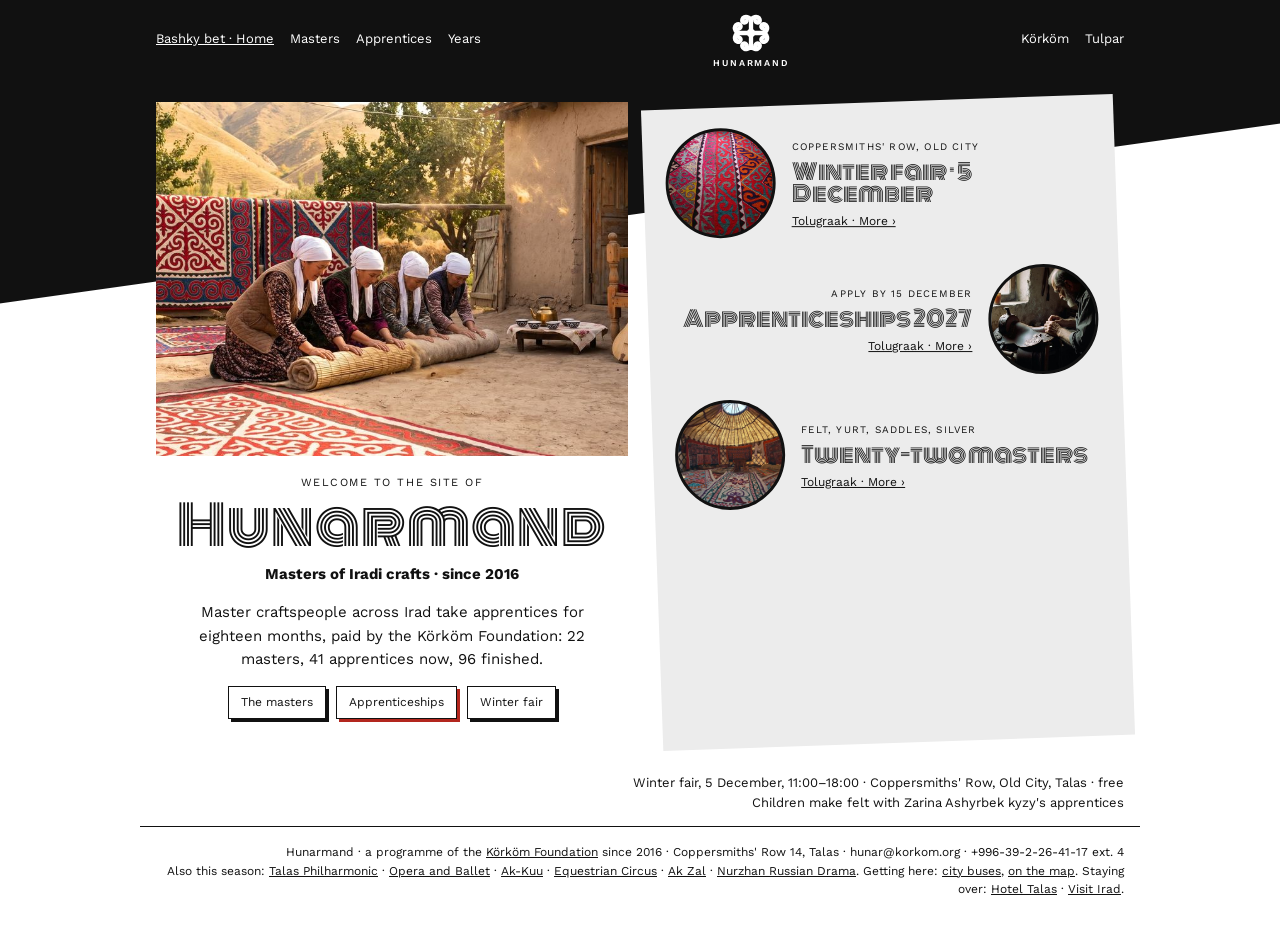
<file: index.html>
<!DOCTYPE html>
<html lang="en">
<head>
<meta charset="utf-8">
<meta name="viewport" content="width=device-width, initial-scale=1">
<title>Hunarmand - Masters of Iradi Crafts</title>
<meta name="description" content="Hunarmand, the Körköm Foundation&#x27;s crafts programme: master craftspeople across Irad paid to train apprentices.">
<link rel="canonical" href="https://hunar.korkom.org/">
<meta property="og:type" content="website">
<meta property="og:title" content="Hunarmand - Masters of Iradi Crafts">
<meta property="og:description" content="Hunarmand, the Körköm Foundation&#x27;s crafts programme: master craftspeople across Irad paid to train apprentices.">
<meta property="og:url" content="https://hunar.korkom.org/">
<meta property="og:image" content="https://hunar.korkom.org/img/og-image.jpg">
<meta name="twitter:card" content="summary_large_image">
<link rel="icon" href="favicon.svg" type="image/svg+xml">
<link rel="preconnect" href="https://fonts.googleapis.com">
<link href="https://fonts.googleapis.com/css2?family=Monoton&family=Work+Sans:wght@400;600&display=swap" rel="stylesheet">
<link rel="stylesheet" href="css/site.css">
</head>
<body>
<header><div class="w"><nav><a href="index.html" class="on">Bashky bet · Home</a><a href="masters.html">Masters</a><a href="apprentices.html">Apprentices</a><a href="archive.html">Years</a></nav><a class="mark" href="index.html"><svg xmlns="http://www.w3.org/2000/svg" viewBox="0 0 64 64" width="46" height="46"><rect width="64" height="64" fill="transparent"/><g transform="rotate(0 32 32)"><path d="M32 26 V17 C32 9 22 7 20 13 C18.5 18 25 19 25.5 15.5 M32 17 C32 9 42 7 44 13 C45.5 18 39 19 38.5 15.5" fill="none" stroke="#fff" stroke-width="6" stroke-linecap="round"/><path d="M32 26 V17 C32 9 22 7 20 13 C18.5 18 25 19 25.5 15.5 M32 17 C32 9 42 7 44 13 C45.5 18 39 19 38.5 15.5" fill="none" stroke="transparent" stroke-width="3.2" stroke-linecap="round"/><path d="M32 26 V17 C32 9 22 7 20 13 C18.5 18 25 19 25.5 15.5 M32 17 C32 9 42 7 44 13 C45.5 18 39 19 38.5 15.5" fill="none" stroke="#fff" stroke-width="1.1" stroke-linecap="round"/></g><g transform="rotate(90 32 32)"><path d="M32 26 V17 C32 9 22 7 20 13 C18.5 18 25 19 25.5 15.5 M32 17 C32 9 42 7 44 13 C45.5 18 39 19 38.5 15.5" fill="none" stroke="#fff" stroke-width="6" stroke-linecap="round"/><path d="M32 26 V17 C32 9 22 7 20 13 C18.5 18 25 19 25.5 15.5 M32 17 C32 9 42 7 44 13 C45.5 18 39 19 38.5 15.5" fill="none" stroke="transparent" stroke-width="3.2" stroke-linecap="round"/><path d="M32 26 V17 C32 9 22 7 20 13 C18.5 18 25 19 25.5 15.5 M32 17 C32 9 42 7 44 13 C45.5 18 39 19 38.5 15.5" fill="none" stroke="#fff" stroke-width="1.1" stroke-linecap="round"/></g><g transform="rotate(180 32 32)"><path d="M32 26 V17 C32 9 22 7 20 13 C18.5 18 25 19 25.5 15.5 M32 17 C32 9 42 7 44 13 C45.5 18 39 19 38.5 15.5" fill="none" stroke="#fff" stroke-width="6" stroke-linecap="round"/><path d="M32 26 V17 C32 9 22 7 20 13 C18.5 18 25 19 25.5 15.5 M32 17 C32 9 42 7 44 13 C45.5 18 39 19 38.5 15.5" fill="none" stroke="transparent" stroke-width="3.2" stroke-linecap="round"/><path d="M32 26 V17 C32 9 22 7 20 13 C18.5 18 25 19 25.5 15.5 M32 17 C32 9 42 7 44 13 C45.5 18 39 19 38.5 15.5" fill="none" stroke="#fff" stroke-width="1.1" stroke-linecap="round"/></g><g transform="rotate(270 32 32)"><path d="M32 26 V17 C32 9 22 7 20 13 C18.5 18 25 19 25.5 15.5 M32 17 C32 9 42 7 44 13 C45.5 18 39 19 38.5 15.5" fill="none" stroke="#fff" stroke-width="6" stroke-linecap="round"/><path d="M32 26 V17 C32 9 22 7 20 13 C18.5 18 25 19 25.5 15.5 M32 17 C32 9 42 7 44 13 C45.5 18 39 19 38.5 15.5" fill="none" stroke="transparent" stroke-width="3.2" stroke-linecap="round"/><path d="M32 26 V17 C32 9 22 7 20 13 C18.5 18 25 19 25.5 15.5 M32 17 C32 9 42 7 44 13 C45.5 18 39 19 38.5 15.5" fill="none" stroke="#fff" stroke-width="1.1" stroke-linecap="round"/></g><rect x="26" y="26" width="12" height="12" fill="#fff" transform="rotate(45 32 32)"/><rect x="29.5" y="29.5" width="5" height="5" fill="transparent" transform="rotate(45 32 32)"/></svg>Hunarmand</a><nav><a href="https://korkom.org/">Körköm</a><a href="https://tulparapp.com/app/#sub=korkom">Tulpar</a></nav></div></header>
<main class="w"><div class="twin">
<div class="panel"><img class="hero" src="img/hero.jpg" alt="Felt-making in the Talas valley">
<small>Welcome to the site of</small><div class="title">Hunarmand</div>
<b>Masters of Iradi crafts · since 2016</b>
<p style="padding:0 18px">Master craftspeople across Irad take apprentices for eighteen months, paid by the Körköm Foundation: 22 masters, 41 apprentices now, 96 finished.</p>
<div class="btns"><a href="masters.html">The masters</a><a href="apprentices.html" class="red">Apprenticeships</a><a href="#fair">Winter fair</a></div></div>
<div class="side"><div class="it"><div class="c" style="background-image:url(img/m-zarina.jpg)"></div><div><small>Coppersmiths&#x27; Row, Old City</small><h3>Winter fair · 5 December</h3><a href="index.html#fair">Tolugraak · More ›</a></div></div><div class="it"><div class="c" style="background-image:url(img/m-asylbek.jpg)"></div><div><small>Apply by 15 December</small><h3>Apprenticeships 2027</h3><a href="apprentices.html">Tolugraak · More ›</a></div></div><div class="it"><div class="c" style="background-image:url(img/m-janyl.jpg)"></div><div><small>Felt, yurt, saddles, silver</small><h3>Twenty-two masters</h3><a href="masters.html">Tolugraak · More ›</a></div></div></div></div>
<p id="fair" style="text-align:right;margin-top:30px;font-size:13px">Winter fair, 5 December, 11:00–18:00 · Coppersmiths' Row, Old City, Talas · free<br>Children make felt with Zarina Ashyrbek kyzy's apprentices</p></main>
<footer class="w">Hunarmand · a programme of the <a href="https://korkom.org/">Körköm Foundation</a> since 2016 · Coppersmiths' Row 14, Talas · hunar@korkom.org · +996-39-2-26-41-17 ext. 4<br>Also this season: <a href="https://philharmonic.korkom.org/">Talas Philharmonic</a> · <a href="https://talas-opera.korkom.org/afisha.html">Opera and Ballet</a> · <a href="https://akkuu.korkom.org/tours.html">Ak-Kuu</a> · <a href="https://circus.korkom.org/">Equestrian Circus</a> · <a href="https://akzal.korkom.org/">Ak Zal</a> · <a href="https://nurzhan-drama.korkom.org/afisha.html">Nurzhan Russian Drama</a>. Getting here: <a href="https://transport.talas.iradgov.org/stops.html">city buses</a>, <a href="https://maps.attelkom.net/?p=korkom-foundation-office">on the map</a>. Staying over: <a href="https://wwv.attelkom.net/users/hoteltalas/">Hotel Talas</a> · <a href="https://visitirad.com/">Visit Irad</a>.</footer>
<script></script>
</body>
</html>
</file>
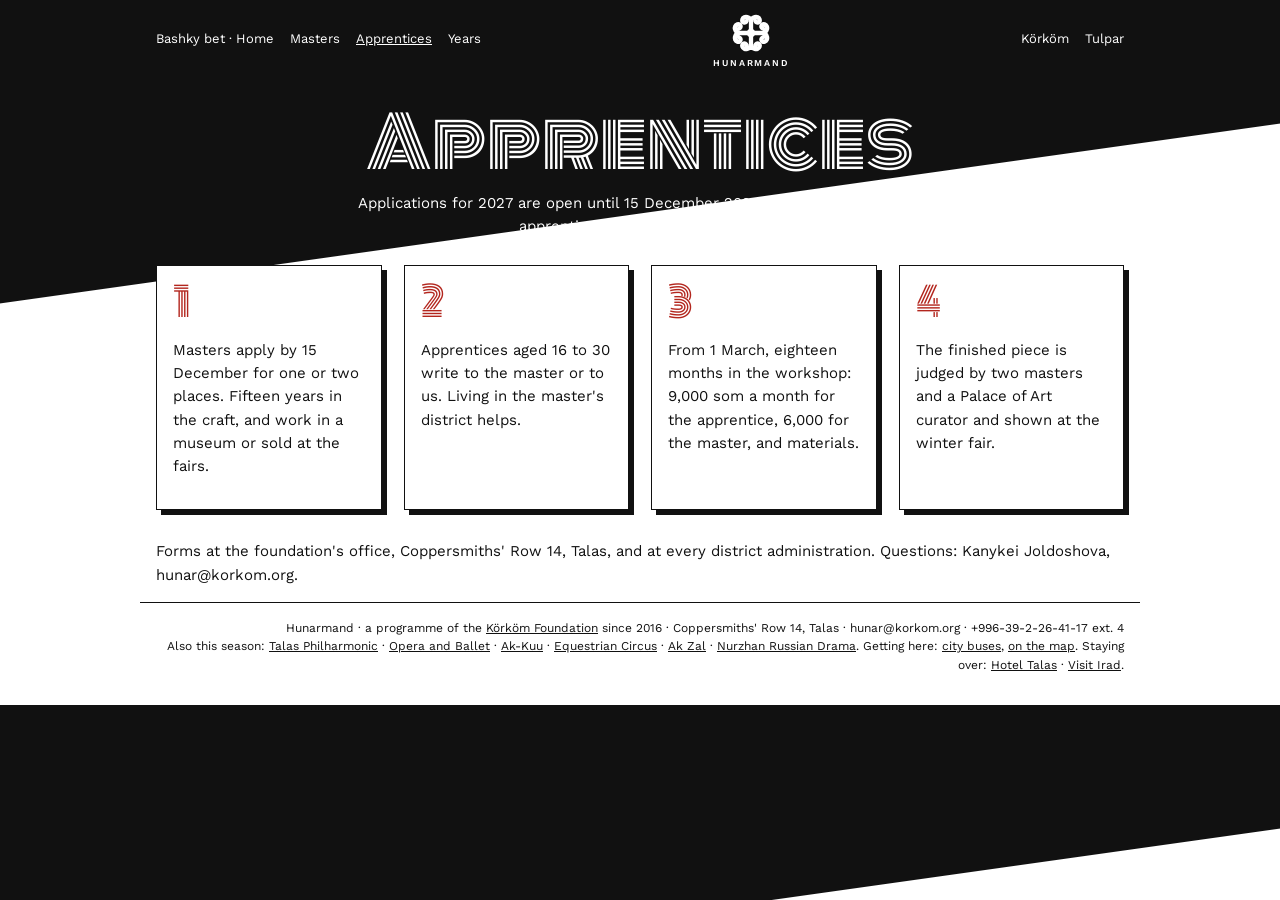
<file: apprentices.html>
<!DOCTYPE html>
<html lang="en">
<head>
<meta charset="utf-8">
<meta name="viewport" content="width=device-width, initial-scale=1">
<title>Apprentices - Hunarmand</title>
<meta name="description" content="Hunarmand apprenticeships 2027: eighteen months with a master, 9,000 som a month. Apply by 15 December 2026.">
<link rel="canonical" href="https://hunar.korkom.org/apprentices.html">
<meta property="og:type" content="website">
<meta property="og:title" content="Apprentices - Hunarmand">
<meta property="og:description" content="Hunarmand apprenticeships 2027: eighteen months with a master, 9,000 som a month. Apply by 15 December 2026.">
<meta property="og:url" content="https://hunar.korkom.org/apprentices.html">
<meta property="og:image" content="https://hunar.korkom.org/img/og-image.jpg">
<meta name="twitter:card" content="summary_large_image">
<link rel="icon" href="favicon.svg" type="image/svg+xml">
<link rel="preconnect" href="https://fonts.googleapis.com">
<link href="https://fonts.googleapis.com/css2?family=Monoton&family=Work+Sans:wght@400;600&display=swap" rel="stylesheet">
<link rel="stylesheet" href="css/site.css">
</head>
<body>
<header><div class="w"><nav><a href="index.html">Bashky bet · Home</a><a href="masters.html">Masters</a><a href="apprentices.html" class="on">Apprentices</a><a href="archive.html">Years</a></nav><a class="mark" href="index.html"><svg xmlns="http://www.w3.org/2000/svg" viewBox="0 0 64 64" width="46" height="46"><rect width="64" height="64" fill="transparent"/><g transform="rotate(0 32 32)"><path d="M32 26 V17 C32 9 22 7 20 13 C18.5 18 25 19 25.5 15.5 M32 17 C32 9 42 7 44 13 C45.5 18 39 19 38.5 15.5" fill="none" stroke="#fff" stroke-width="6" stroke-linecap="round"/><path d="M32 26 V17 C32 9 22 7 20 13 C18.5 18 25 19 25.5 15.5 M32 17 C32 9 42 7 44 13 C45.5 18 39 19 38.5 15.5" fill="none" stroke="transparent" stroke-width="3.2" stroke-linecap="round"/><path d="M32 26 V17 C32 9 22 7 20 13 C18.5 18 25 19 25.5 15.5 M32 17 C32 9 42 7 44 13 C45.5 18 39 19 38.5 15.5" fill="none" stroke="#fff" stroke-width="1.1" stroke-linecap="round"/></g><g transform="rotate(90 32 32)"><path d="M32 26 V17 C32 9 22 7 20 13 C18.5 18 25 19 25.5 15.5 M32 17 C32 9 42 7 44 13 C45.5 18 39 19 38.5 15.5" fill="none" stroke="#fff" stroke-width="6" stroke-linecap="round"/><path d="M32 26 V17 C32 9 22 7 20 13 C18.5 18 25 19 25.5 15.5 M32 17 C32 9 42 7 44 13 C45.5 18 39 19 38.5 15.5" fill="none" stroke="transparent" stroke-width="3.2" stroke-linecap="round"/><path d="M32 26 V17 C32 9 22 7 20 13 C18.5 18 25 19 25.5 15.5 M32 17 C32 9 42 7 44 13 C45.5 18 39 19 38.5 15.5" fill="none" stroke="#fff" stroke-width="1.1" stroke-linecap="round"/></g><g transform="rotate(180 32 32)"><path d="M32 26 V17 C32 9 22 7 20 13 C18.5 18 25 19 25.5 15.5 M32 17 C32 9 42 7 44 13 C45.5 18 39 19 38.5 15.5" fill="none" stroke="#fff" stroke-width="6" stroke-linecap="round"/><path d="M32 26 V17 C32 9 22 7 20 13 C18.5 18 25 19 25.5 15.5 M32 17 C32 9 42 7 44 13 C45.5 18 39 19 38.5 15.5" fill="none" stroke="transparent" stroke-width="3.2" stroke-linecap="round"/><path d="M32 26 V17 C32 9 22 7 20 13 C18.5 18 25 19 25.5 15.5 M32 17 C32 9 42 7 44 13 C45.5 18 39 19 38.5 15.5" fill="none" stroke="#fff" stroke-width="1.1" stroke-linecap="round"/></g><g transform="rotate(270 32 32)"><path d="M32 26 V17 C32 9 22 7 20 13 C18.5 18 25 19 25.5 15.5 M32 17 C32 9 42 7 44 13 C45.5 18 39 19 38.5 15.5" fill="none" stroke="#fff" stroke-width="6" stroke-linecap="round"/><path d="M32 26 V17 C32 9 22 7 20 13 C18.5 18 25 19 25.5 15.5 M32 17 C32 9 42 7 44 13 C45.5 18 39 19 38.5 15.5" fill="none" stroke="transparent" stroke-width="3.2" stroke-linecap="round"/><path d="M32 26 V17 C32 9 22 7 20 13 C18.5 18 25 19 25.5 15.5 M32 17 C32 9 42 7 44 13 C45.5 18 39 19 38.5 15.5" fill="none" stroke="#fff" stroke-width="1.1" stroke-linecap="round"/></g><rect x="26" y="26" width="12" height="12" fill="#fff" transform="rotate(45 32 32)"/><rect x="29.5" y="29.5" width="5" height="5" fill="transparent" transform="rotate(45 32 32)"/></svg>Hunarmand</a><nav><a href="https://korkom.org/">Körköm</a><a href="https://tulparapp.com/app/#sub=korkom">Tulpar</a></nav></div></header>
<main class="w"><h1>Apprentices</h1><p class="lead">Applications for 2027 are open until 15 December 2026. Masters choose their apprentices; the foundation pays.</p>
<div class="steps">
<div><b>1</b><p>Masters apply by 15 December for one or two places. Fifteen years in the craft, and work in a museum or sold at the fairs.</p></div>
<div><b>2</b><p>Apprentices aged 16 to 30 write to the master or to us. Living in the master's district helps.</p></div>
<div><b>3</b><p>From 1 March, eighteen months in the workshop: 9,000 som a month for the apprentice, 6,000 for the master, and materials.</p></div>
<div><b>4</b><p>The finished piece is judged by two masters and a Palace of Art curator and shown at the winter fair.</p></div></div>
<p style="margin-top:30px">Forms at the foundation's office, Coppersmiths' Row 14, Talas, and at every district administration. Questions: Kanykei Joldoshova, hunar@korkom.org.</p></main>
<footer class="w">Hunarmand · a programme of the <a href="https://korkom.org/">Körköm Foundation</a> since 2016 · Coppersmiths' Row 14, Talas · hunar@korkom.org · +996-39-2-26-41-17 ext. 4<br>Also this season: <a href="https://philharmonic.korkom.org/">Talas Philharmonic</a> · <a href="https://talas-opera.korkom.org/afisha.html">Opera and Ballet</a> · <a href="https://akkuu.korkom.org/tours.html">Ak-Kuu</a> · <a href="https://circus.korkom.org/">Equestrian Circus</a> · <a href="https://akzal.korkom.org/">Ak Zal</a> · <a href="https://nurzhan-drama.korkom.org/afisha.html">Nurzhan Russian Drama</a>. Getting here: <a href="https://transport.talas.iradgov.org/stops.html">city buses</a>, <a href="https://maps.attelkom.net/?p=korkom-foundation-office">on the map</a>. Staying over: <a href="https://wwv.attelkom.net/users/hoteltalas/">Hotel Talas</a> · <a href="https://visitirad.com/">Visit Irad</a>.</footer>
<script></script>
</body>
</html>
</file>
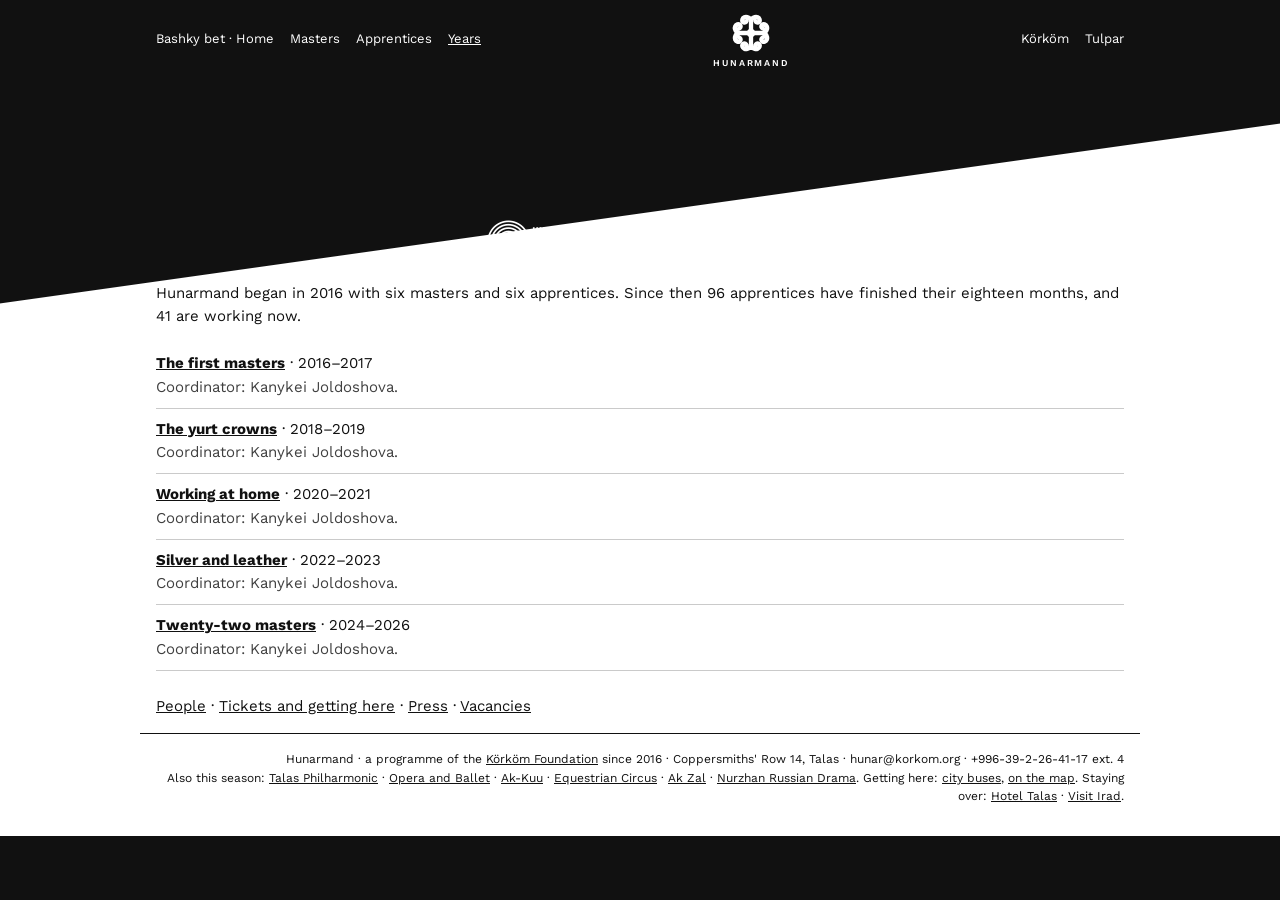
<file: archive.html>
<!DOCTYPE html>
<html lang="en">
<head>
<meta charset="utf-8">
<meta name="viewport" content="width=device-width, initial-scale=1">
<title>Our years - Hunarmand</title>
<meta name="description" content="Hunarmand since 2016: every intake of apprentices, the masters, the winter fairs and the shows.">
<link rel="canonical" href="https://hunar.korkom.org/archive.html">
<meta property="og:type" content="website">
<meta property="og:title" content="Our years - Hunarmand">
<meta property="og:description" content="Hunarmand since 2016: every intake of apprentices, the masters, the winter fairs and the shows.">
<meta property="og:url" content="https://hunar.korkom.org/archive.html">
<meta property="og:image" content="https://hunar.korkom.org/img/og-image.jpg">
<meta name="twitter:card" content="summary_large_image">
<link rel="icon" href="favicon.svg" type="image/svg+xml">
<link rel="preconnect" href="https://fonts.googleapis.com">
<link href="https://fonts.googleapis.com/css2?family=Monoton&family=Work+Sans:wght@400;600&display=swap" rel="stylesheet">
<link rel="stylesheet" href="css/site.css">
</head>
<body>
<header><div class="w"><nav><a href="index.html">Bashky bet · Home</a><a href="masters.html">Masters</a><a href="apprentices.html">Apprentices</a><a href="archive.html" class="on">Years</a></nav><a class="mark" href="index.html"><svg xmlns="http://www.w3.org/2000/svg" viewBox="0 0 64 64" width="46" height="46"><rect width="64" height="64" fill="transparent"/><g transform="rotate(0 32 32)"><path d="M32 26 V17 C32 9 22 7 20 13 C18.5 18 25 19 25.5 15.5 M32 17 C32 9 42 7 44 13 C45.5 18 39 19 38.5 15.5" fill="none" stroke="#fff" stroke-width="6" stroke-linecap="round"/><path d="M32 26 V17 C32 9 22 7 20 13 C18.5 18 25 19 25.5 15.5 M32 17 C32 9 42 7 44 13 C45.5 18 39 19 38.5 15.5" fill="none" stroke="transparent" stroke-width="3.2" stroke-linecap="round"/><path d="M32 26 V17 C32 9 22 7 20 13 C18.5 18 25 19 25.5 15.5 M32 17 C32 9 42 7 44 13 C45.5 18 39 19 38.5 15.5" fill="none" stroke="#fff" stroke-width="1.1" stroke-linecap="round"/></g><g transform="rotate(90 32 32)"><path d="M32 26 V17 C32 9 22 7 20 13 C18.5 18 25 19 25.5 15.5 M32 17 C32 9 42 7 44 13 C45.5 18 39 19 38.5 15.5" fill="none" stroke="#fff" stroke-width="6" stroke-linecap="round"/><path d="M32 26 V17 C32 9 22 7 20 13 C18.5 18 25 19 25.5 15.5 M32 17 C32 9 42 7 44 13 C45.5 18 39 19 38.5 15.5" fill="none" stroke="transparent" stroke-width="3.2" stroke-linecap="round"/><path d="M32 26 V17 C32 9 22 7 20 13 C18.5 18 25 19 25.5 15.5 M32 17 C32 9 42 7 44 13 C45.5 18 39 19 38.5 15.5" fill="none" stroke="#fff" stroke-width="1.1" stroke-linecap="round"/></g><g transform="rotate(180 32 32)"><path d="M32 26 V17 C32 9 22 7 20 13 C18.5 18 25 19 25.5 15.5 M32 17 C32 9 42 7 44 13 C45.5 18 39 19 38.5 15.5" fill="none" stroke="#fff" stroke-width="6" stroke-linecap="round"/><path d="M32 26 V17 C32 9 22 7 20 13 C18.5 18 25 19 25.5 15.5 M32 17 C32 9 42 7 44 13 C45.5 18 39 19 38.5 15.5" fill="none" stroke="transparent" stroke-width="3.2" stroke-linecap="round"/><path d="M32 26 V17 C32 9 22 7 20 13 C18.5 18 25 19 25.5 15.5 M32 17 C32 9 42 7 44 13 C45.5 18 39 19 38.5 15.5" fill="none" stroke="#fff" stroke-width="1.1" stroke-linecap="round"/></g><g transform="rotate(270 32 32)"><path d="M32 26 V17 C32 9 22 7 20 13 C18.5 18 25 19 25.5 15.5 M32 17 C32 9 42 7 44 13 C45.5 18 39 19 38.5 15.5" fill="none" stroke="#fff" stroke-width="6" stroke-linecap="round"/><path d="M32 26 V17 C32 9 22 7 20 13 C18.5 18 25 19 25.5 15.5 M32 17 C32 9 42 7 44 13 C45.5 18 39 19 38.5 15.5" fill="none" stroke="transparent" stroke-width="3.2" stroke-linecap="round"/><path d="M32 26 V17 C32 9 22 7 20 13 C18.5 18 25 19 25.5 15.5 M32 17 C32 9 42 7 44 13 C45.5 18 39 19 38.5 15.5" fill="none" stroke="#fff" stroke-width="1.1" stroke-linecap="round"/></g><rect x="26" y="26" width="12" height="12" fill="#fff" transform="rotate(45 32 32)"/><rect x="29.5" y="29.5" width="5" height="5" fill="transparent" transform="rotate(45 32 32)"/></svg>Hunarmand</a><nav><a href="https://korkom.org/">Körköm</a><a href="https://tulparapp.com/app/#sub=korkom">Tulpar</a></nav></div></header>
<main class="w"><style>.dp table{width:100%;border-collapse:collapse;margin:10px 0 22px;font-size:.95em}.dp th,.dp td{text-align:left;vertical-align:top;padding:7px 10px 7px 0;border-bottom:1px solid color-mix(in srgb,currentColor 22%,transparent)}.dp td.d{white-space:nowrap;width:9.5em;font-variant-numeric:tabular-nums}.dp .era{margin:0 0 6px;opacity:.8}.dp ul.idx{list-style:none;padding:0;margin:10px 0 24px}.dp ul.idx li{padding:9px 0;border-bottom:1px solid color-mix(in srgb,currentColor 22%,transparent)}.dp .scroll{overflow-x:auto}.dp blockquote{margin:6px 0 4px;padding-left:14px;border-left:3px solid currentColor;font-style:italic}.dp .src{font-size:.88em;opacity:.8;margin:0 0 18px}</style><div class="dp"><h1 style="font-size:clamp(26px,4.4vw,48px);margin-top:clamp(70px,11vw,150px)">Our years</h1><p>Hunarmand began in 2016 with six masters and six apprentices. Since then 96 apprentices have finished their eighteen months, and 41 are working now.</p><ul class="idx"><li><a href="years-2016-2017.html"><b>The first masters</b></a> · 2016–2017<br><span class="era">Coordinator: Kanykei Joldoshova.</span></li><li><a href="years-2018-2019.html"><b>The yurt crowns</b></a> · 2018–2019<br><span class="era">Coordinator: Kanykei Joldoshova.</span></li><li><a href="years-2020-2021.html"><b>Working at home</b></a> · 2020–2021<br><span class="era">Coordinator: Kanykei Joldoshova.</span></li><li><a href="years-2022-2023.html"><b>Silver and leather</b></a> · 2022–2023<br><span class="era">Coordinator: Kanykei Joldoshova.</span></li><li><a href="years-2024-2026.html"><b>Twenty-two masters</b></a> · 2024–2026<br><span class="era">Coordinator: Kanykei Joldoshova.</span></li></ul><p><a href="people.html">People</a> · <a href="getting-here.html">Tickets and getting here</a> · <a href="press.html">Press</a> · <a href="vacancies.html">Vacancies</a></p></div></main>
<footer class="w">Hunarmand · a programme of the <a href="https://korkom.org/">Körköm Foundation</a> since 2016 · Coppersmiths' Row 14, Talas · hunar@korkom.org · +996-39-2-26-41-17 ext. 4<br>Also this season: <a href="https://philharmonic.korkom.org/">Talas Philharmonic</a> · <a href="https://talas-opera.korkom.org/afisha.html">Opera and Ballet</a> · <a href="https://akkuu.korkom.org/tours.html">Ak-Kuu</a> · <a href="https://circus.korkom.org/">Equestrian Circus</a> · <a href="https://akzal.korkom.org/">Ak Zal</a> · <a href="https://nurzhan-drama.korkom.org/afisha.html">Nurzhan Russian Drama</a>. Getting here: <a href="https://transport.talas.iradgov.org/stops.html">city buses</a>, <a href="https://maps.attelkom.net/?p=korkom-foundation-office">on the map</a>. Staying over: <a href="https://wwv.attelkom.net/users/hoteltalas/">Hotel Talas</a> · <a href="https://visitirad.com/">Visit Irad</a>.</footer>
<script></script>
</body>
</html>
</file>
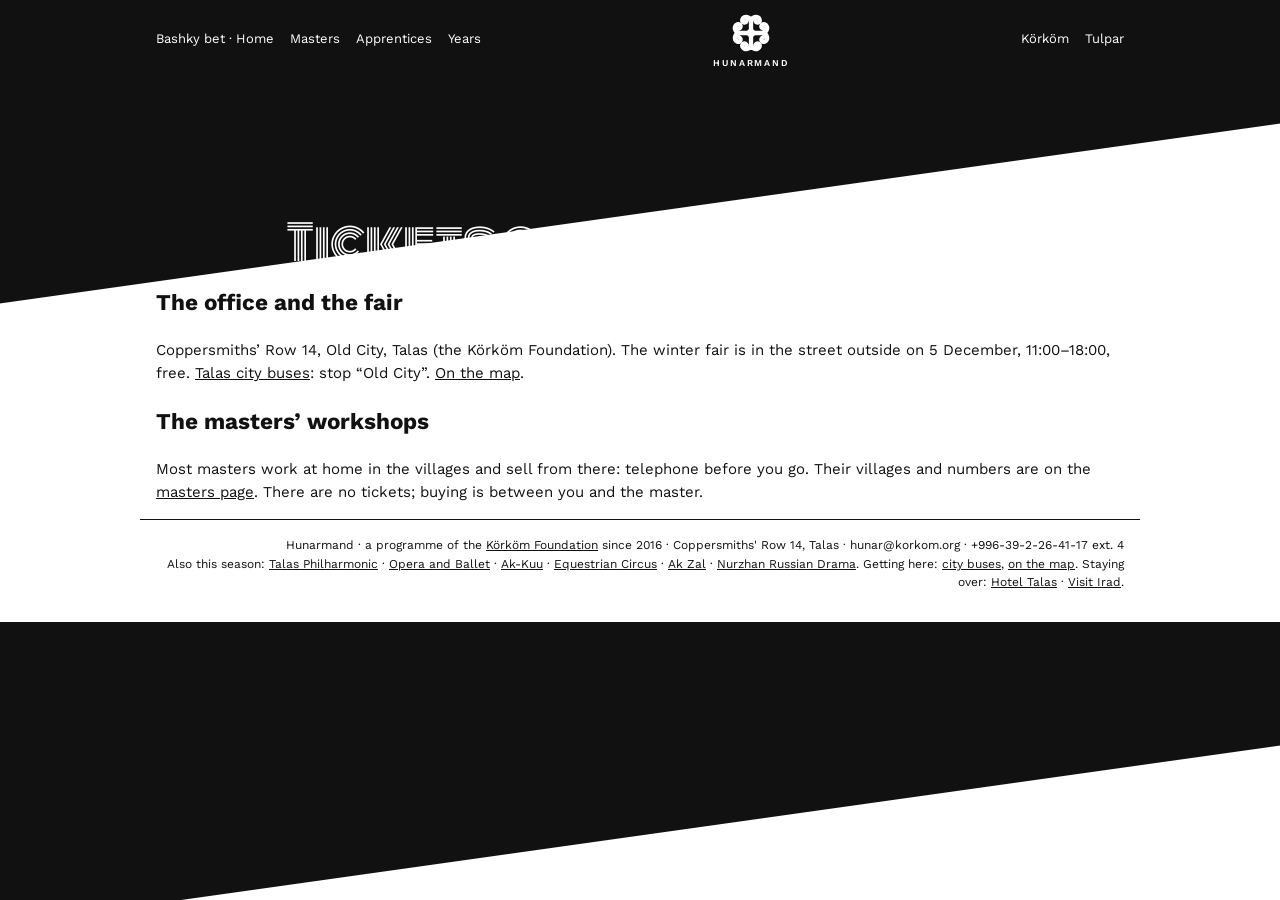
<file: getting-here.html>
<!DOCTYPE html>
<html lang="en">
<head>
<meta charset="utf-8">
<meta name="viewport" content="width=device-width, initial-scale=1">
<title>Tickets and getting here - Hunarmand</title>
<meta name="description" content="How to find Hunarmand, the winter fair and the masters’ workshops.">
<link rel="canonical" href="https://hunar.korkom.org/getting-here.html">
<meta property="og:type" content="website">
<meta property="og:title" content="Tickets and getting here - Hunarmand">
<meta property="og:description" content="How to find Hunarmand, the winter fair and the masters’ workshops.">
<meta property="og:url" content="https://hunar.korkom.org/getting-here.html">
<meta property="og:image" content="https://hunar.korkom.org/img/og-image.jpg">
<meta name="twitter:card" content="summary_large_image">
<link rel="icon" href="favicon.svg" type="image/svg+xml">
<link rel="preconnect" href="https://fonts.googleapis.com">
<link href="https://fonts.googleapis.com/css2?family=Monoton&family=Work+Sans:wght@400;600&display=swap" rel="stylesheet">
<link rel="stylesheet" href="css/site.css">
</head>
<body>
<header><div class="w"><nav><a href="index.html">Bashky bet · Home</a><a href="masters.html">Masters</a><a href="apprentices.html">Apprentices</a><a href="archive.html">Years</a></nav><a class="mark" href="index.html"><svg xmlns="http://www.w3.org/2000/svg" viewBox="0 0 64 64" width="46" height="46"><rect width="64" height="64" fill="transparent"/><g transform="rotate(0 32 32)"><path d="M32 26 V17 C32 9 22 7 20 13 C18.5 18 25 19 25.5 15.5 M32 17 C32 9 42 7 44 13 C45.5 18 39 19 38.5 15.5" fill="none" stroke="#fff" stroke-width="6" stroke-linecap="round"/><path d="M32 26 V17 C32 9 22 7 20 13 C18.5 18 25 19 25.5 15.5 M32 17 C32 9 42 7 44 13 C45.5 18 39 19 38.5 15.5" fill="none" stroke="transparent" stroke-width="3.2" stroke-linecap="round"/><path d="M32 26 V17 C32 9 22 7 20 13 C18.5 18 25 19 25.5 15.5 M32 17 C32 9 42 7 44 13 C45.5 18 39 19 38.5 15.5" fill="none" stroke="#fff" stroke-width="1.1" stroke-linecap="round"/></g><g transform="rotate(90 32 32)"><path d="M32 26 V17 C32 9 22 7 20 13 C18.5 18 25 19 25.5 15.5 M32 17 C32 9 42 7 44 13 C45.5 18 39 19 38.5 15.5" fill="none" stroke="#fff" stroke-width="6" stroke-linecap="round"/><path d="M32 26 V17 C32 9 22 7 20 13 C18.5 18 25 19 25.5 15.5 M32 17 C32 9 42 7 44 13 C45.5 18 39 19 38.5 15.5" fill="none" stroke="transparent" stroke-width="3.2" stroke-linecap="round"/><path d="M32 26 V17 C32 9 22 7 20 13 C18.5 18 25 19 25.5 15.5 M32 17 C32 9 42 7 44 13 C45.5 18 39 19 38.5 15.5" fill="none" stroke="#fff" stroke-width="1.1" stroke-linecap="round"/></g><g transform="rotate(180 32 32)"><path d="M32 26 V17 C32 9 22 7 20 13 C18.5 18 25 19 25.5 15.5 M32 17 C32 9 42 7 44 13 C45.5 18 39 19 38.5 15.5" fill="none" stroke="#fff" stroke-width="6" stroke-linecap="round"/><path d="M32 26 V17 C32 9 22 7 20 13 C18.5 18 25 19 25.5 15.5 M32 17 C32 9 42 7 44 13 C45.5 18 39 19 38.5 15.5" fill="none" stroke="transparent" stroke-width="3.2" stroke-linecap="round"/><path d="M32 26 V17 C32 9 22 7 20 13 C18.5 18 25 19 25.5 15.5 M32 17 C32 9 42 7 44 13 C45.5 18 39 19 38.5 15.5" fill="none" stroke="#fff" stroke-width="1.1" stroke-linecap="round"/></g><g transform="rotate(270 32 32)"><path d="M32 26 V17 C32 9 22 7 20 13 C18.5 18 25 19 25.5 15.5 M32 17 C32 9 42 7 44 13 C45.5 18 39 19 38.5 15.5" fill="none" stroke="#fff" stroke-width="6" stroke-linecap="round"/><path d="M32 26 V17 C32 9 22 7 20 13 C18.5 18 25 19 25.5 15.5 M32 17 C32 9 42 7 44 13 C45.5 18 39 19 38.5 15.5" fill="none" stroke="transparent" stroke-width="3.2" stroke-linecap="round"/><path d="M32 26 V17 C32 9 22 7 20 13 C18.5 18 25 19 25.5 15.5 M32 17 C32 9 42 7 44 13 C45.5 18 39 19 38.5 15.5" fill="none" stroke="#fff" stroke-width="1.1" stroke-linecap="round"/></g><rect x="26" y="26" width="12" height="12" fill="#fff" transform="rotate(45 32 32)"/><rect x="29.5" y="29.5" width="5" height="5" fill="transparent" transform="rotate(45 32 32)"/></svg>Hunarmand</a><nav><a href="https://korkom.org/">Körköm</a><a href="https://tulparapp.com/app/#sub=korkom">Tulpar</a></nav></div></header>
<main class="w"><style>.dp table{width:100%;border-collapse:collapse;margin:10px 0 22px;font-size:.95em}.dp th,.dp td{text-align:left;vertical-align:top;padding:7px 10px 7px 0;border-bottom:1px solid color-mix(in srgb,currentColor 22%,transparent)}.dp td.d{white-space:nowrap;width:9.5em;font-variant-numeric:tabular-nums}.dp .era{margin:0 0 6px;opacity:.8}.dp ul.idx{list-style:none;padding:0;margin:10px 0 24px}.dp ul.idx li{padding:9px 0;border-bottom:1px solid color-mix(in srgb,currentColor 22%,transparent)}.dp .scroll{overflow-x:auto}.dp blockquote{margin:6px 0 4px;padding-left:14px;border-left:3px solid currentColor;font-style:italic}.dp .src{font-size:.88em;opacity:.8;margin:0 0 18px}</style><div class="dp"><h1 style="font-size:clamp(26px,4.4vw,48px);margin-top:clamp(70px,11vw,150px)">Tickets and getting here</h1><h2>The office and the fair</h2><p>Coppersmiths’ Row 14, Old City, Talas (the Körköm Foundation). The winter fair is in the street outside on 5 December, 11:00–18:00, free. <a href="https://transport.talas.iradgov.org/stops.html">Talas city buses</a>: stop “Old City”. <a href="https://maps.attelkom.net/?p=korkom-foundation-office">On the map</a>.</p>
<h2>The masters’ workshops</h2><p>Most masters work at home in the villages and sell from there: telephone before you go. Their villages and numbers are on the <a href="masters.html">masters page</a>. There are no tickets; buying is between you and the master.</p></div></main>
<footer class="w">Hunarmand · a programme of the <a href="https://korkom.org/">Körköm Foundation</a> since 2016 · Coppersmiths' Row 14, Talas · hunar@korkom.org · +996-39-2-26-41-17 ext. 4<br>Also this season: <a href="https://philharmonic.korkom.org/">Talas Philharmonic</a> · <a href="https://talas-opera.korkom.org/afisha.html">Opera and Ballet</a> · <a href="https://akkuu.korkom.org/tours.html">Ak-Kuu</a> · <a href="https://circus.korkom.org/">Equestrian Circus</a> · <a href="https://akzal.korkom.org/">Ak Zal</a> · <a href="https://nurzhan-drama.korkom.org/afisha.html">Nurzhan Russian Drama</a>. Getting here: <a href="https://transport.talas.iradgov.org/stops.html">city buses</a>, <a href="https://maps.attelkom.net/?p=korkom-foundation-office">on the map</a>. Staying over: <a href="https://wwv.attelkom.net/users/hoteltalas/">Hotel Talas</a> · <a href="https://visitirad.com/">Visit Irad</a>.</footer>
<script></script>
</body>
</html>
</file>
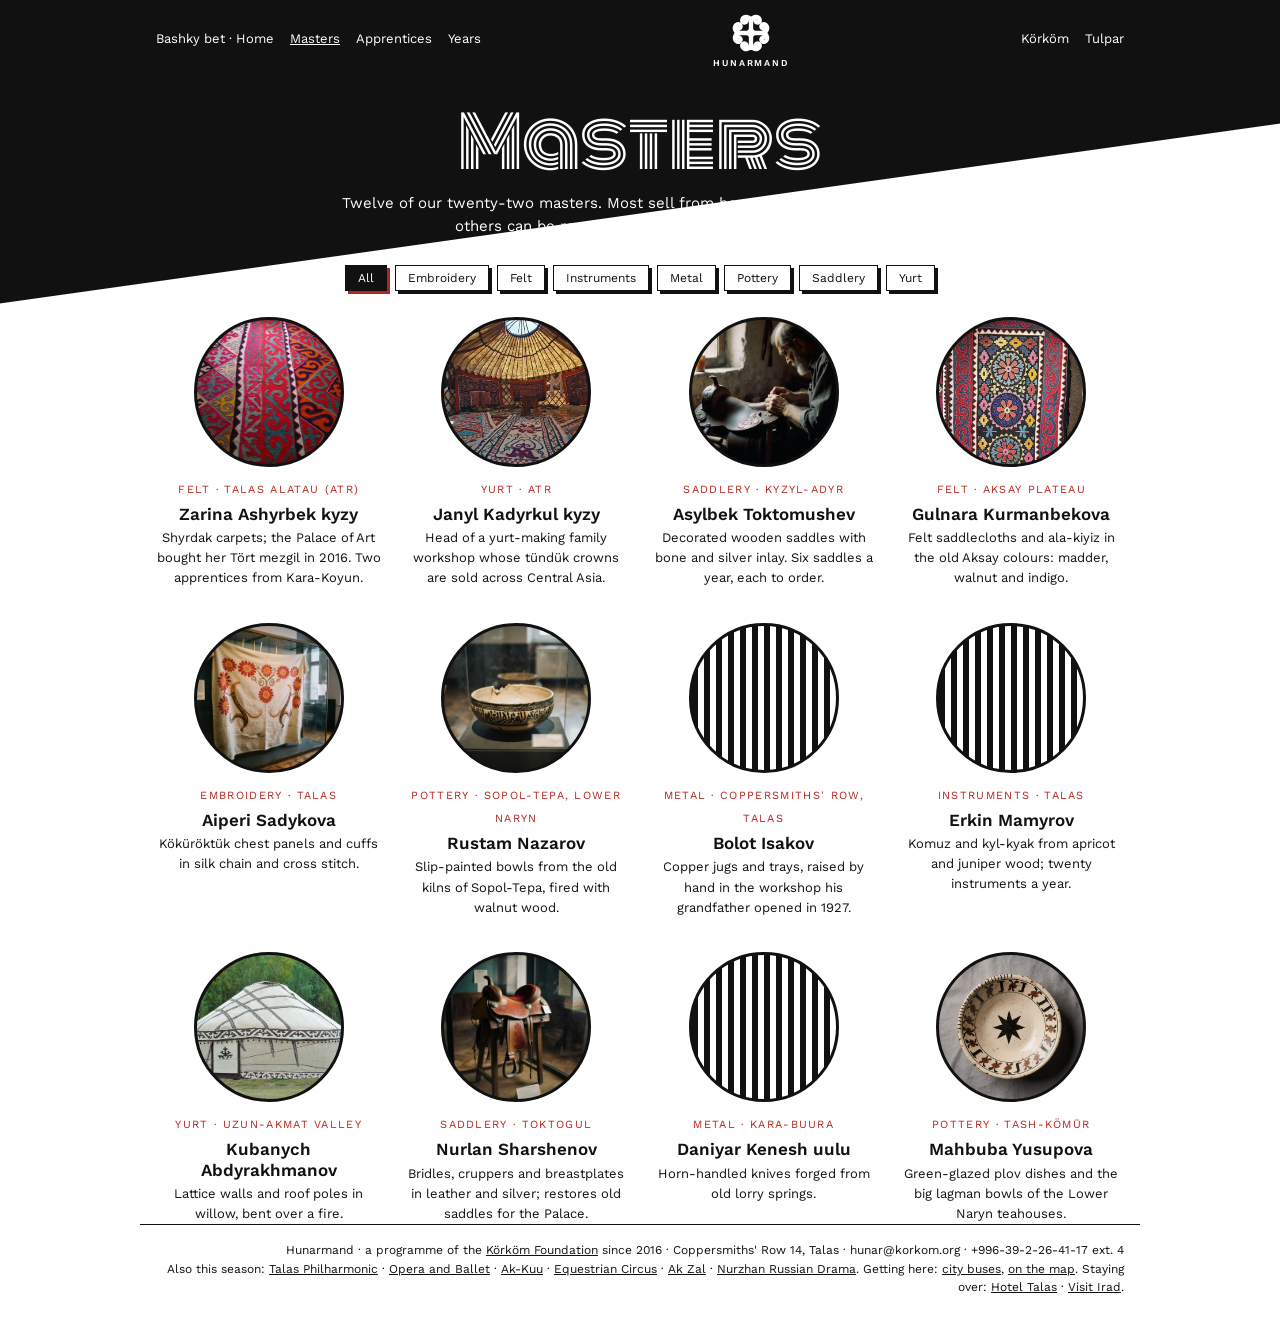
<file: masters.html>
<!DOCTYPE html>
<html lang="en">
<head>
<meta charset="utf-8">
<meta name="viewport" content="width=device-width, initial-scale=1">
<title>Masters - Hunarmand</title>
<meta name="description" content="Master craftspeople of the Hunarmand programme: felt, yurt, saddlery, embroidery, pottery, copper and instruments.">
<link rel="canonical" href="https://hunar.korkom.org/masters.html">
<meta property="og:type" content="website">
<meta property="og:title" content="Masters - Hunarmand">
<meta property="og:description" content="Master craftspeople of the Hunarmand programme: felt, yurt, saddlery, embroidery, pottery, copper and instruments.">
<meta property="og:url" content="https://hunar.korkom.org/masters.html">
<meta property="og:image" content="https://hunar.korkom.org/img/og-image.jpg">
<meta name="twitter:card" content="summary_large_image">
<link rel="icon" href="favicon.svg" type="image/svg+xml">
<link rel="preconnect" href="https://fonts.googleapis.com">
<link href="https://fonts.googleapis.com/css2?family=Monoton&family=Work+Sans:wght@400;600&display=swap" rel="stylesheet">
<link rel="stylesheet" href="css/site.css">
</head>
<body>
<header><div class="w"><nav><a href="index.html">Bashky bet · Home</a><a href="masters.html" class="on">Masters</a><a href="apprentices.html">Apprentices</a><a href="archive.html">Years</a></nav><a class="mark" href="index.html"><svg xmlns="http://www.w3.org/2000/svg" viewBox="0 0 64 64" width="46" height="46"><rect width="64" height="64" fill="transparent"/><g transform="rotate(0 32 32)"><path d="M32 26 V17 C32 9 22 7 20 13 C18.5 18 25 19 25.5 15.5 M32 17 C32 9 42 7 44 13 C45.5 18 39 19 38.5 15.5" fill="none" stroke="#fff" stroke-width="6" stroke-linecap="round"/><path d="M32 26 V17 C32 9 22 7 20 13 C18.5 18 25 19 25.5 15.5 M32 17 C32 9 42 7 44 13 C45.5 18 39 19 38.5 15.5" fill="none" stroke="transparent" stroke-width="3.2" stroke-linecap="round"/><path d="M32 26 V17 C32 9 22 7 20 13 C18.5 18 25 19 25.5 15.5 M32 17 C32 9 42 7 44 13 C45.5 18 39 19 38.5 15.5" fill="none" stroke="#fff" stroke-width="1.1" stroke-linecap="round"/></g><g transform="rotate(90 32 32)"><path d="M32 26 V17 C32 9 22 7 20 13 C18.5 18 25 19 25.5 15.5 M32 17 C32 9 42 7 44 13 C45.5 18 39 19 38.5 15.5" fill="none" stroke="#fff" stroke-width="6" stroke-linecap="round"/><path d="M32 26 V17 C32 9 22 7 20 13 C18.5 18 25 19 25.5 15.5 M32 17 C32 9 42 7 44 13 C45.5 18 39 19 38.5 15.5" fill="none" stroke="transparent" stroke-width="3.2" stroke-linecap="round"/><path d="M32 26 V17 C32 9 22 7 20 13 C18.5 18 25 19 25.5 15.5 M32 17 C32 9 42 7 44 13 C45.5 18 39 19 38.5 15.5" fill="none" stroke="#fff" stroke-width="1.1" stroke-linecap="round"/></g><g transform="rotate(180 32 32)"><path d="M32 26 V17 C32 9 22 7 20 13 C18.5 18 25 19 25.5 15.5 M32 17 C32 9 42 7 44 13 C45.5 18 39 19 38.5 15.5" fill="none" stroke="#fff" stroke-width="6" stroke-linecap="round"/><path d="M32 26 V17 C32 9 22 7 20 13 C18.5 18 25 19 25.5 15.5 M32 17 C32 9 42 7 44 13 C45.5 18 39 19 38.5 15.5" fill="none" stroke="transparent" stroke-width="3.2" stroke-linecap="round"/><path d="M32 26 V17 C32 9 22 7 20 13 C18.5 18 25 19 25.5 15.5 M32 17 C32 9 42 7 44 13 C45.5 18 39 19 38.5 15.5" fill="none" stroke="#fff" stroke-width="1.1" stroke-linecap="round"/></g><g transform="rotate(270 32 32)"><path d="M32 26 V17 C32 9 22 7 20 13 C18.5 18 25 19 25.5 15.5 M32 17 C32 9 42 7 44 13 C45.5 18 39 19 38.5 15.5" fill="none" stroke="#fff" stroke-width="6" stroke-linecap="round"/><path d="M32 26 V17 C32 9 22 7 20 13 C18.5 18 25 19 25.5 15.5 M32 17 C32 9 42 7 44 13 C45.5 18 39 19 38.5 15.5" fill="none" stroke="transparent" stroke-width="3.2" stroke-linecap="round"/><path d="M32 26 V17 C32 9 22 7 20 13 C18.5 18 25 19 25.5 15.5 M32 17 C32 9 42 7 44 13 C45.5 18 39 19 38.5 15.5" fill="none" stroke="#fff" stroke-width="1.1" stroke-linecap="round"/></g><rect x="26" y="26" width="12" height="12" fill="#fff" transform="rotate(45 32 32)"/><rect x="29.5" y="29.5" width="5" height="5" fill="transparent" transform="rotate(45 32 32)"/></svg>Hunarmand</a><nav><a href="https://korkom.org/">Körköm</a><a href="https://tulparapp.com/app/#sub=korkom">Tulpar</a></nav></div></header>
<main class="w"><h1>Masters</h1><p class="lead">Twelve of our twenty-two masters. Most sell from home: ring before you go. The others can be reached through hunar@korkom.org.</p>
<div class="filter"><button class="on" data-c="">All</button><button data-c="Embroidery">Embroidery</button><button data-c="Felt">Felt</button><button data-c="Instruments">Instruments</button><button data-c="Metal">Metal</button><button data-c="Pottery">Pottery</button><button data-c="Saddlery">Saddlery</button><button data-c="Yurt">Yurt</button></div><div class="masters"><div class="m" data-cr="Felt"><div class="c" style="background-image:url(img/m-zarina.jpg)"></div><small>Felt · Talas Alatau (ATR)</small><h3>Zarina Ashyrbek kyzy</h3><p>Shyrdak carpets; the Palace of Art bought her Tört mezgil in 2016. Two apprentices from Kara-Koyun.</p></div><div class="m" data-cr="Yurt"><div class="c" style="background-image:url(img/m-janyl.jpg)"></div><small>Yurt · ATR</small><h3>Janyl Kadyrkul kyzy</h3><p>Head of a yurt-making family workshop whose tündük crowns are sold across Central Asia.</p></div><div class="m" data-cr="Saddlery"><div class="c" style="background-image:url(img/m-asylbek.jpg)"></div><small>Saddlery · Kyzyl-Adyr</small><h3>Asylbek Toktomushev</h3><p>Decorated wooden saddles with bone and silver inlay. Six saddles a year, each to order.</p></div><div class="m" data-cr="Felt"><div class="c" style="background-image:url(img/m-gulnara.jpg)"></div><small>Felt · Aksay Plateau</small><h3>Gulnara Kurmanbekova</h3><p>Felt saddlecloths and ala-kiyiz in the old Aksay colours: madder, walnut and indigo.</p></div><div class="m" data-cr="Embroidery"><div class="c" style="background-image:url(img/m-aiperi.jpg)"></div><small>Embroidery · Talas</small><h3>Aiperi Sadykova</h3><p>Köküröktük chest panels and cuffs in silk chain and cross stitch.</p></div><div class="m" data-cr="Pottery"><div class="c" style="background-image:url(img/m-rustam.jpg)"></div><small>Pottery · Sopol-Tepa, Lower Naryn</small><h3>Rustam Nazarov</h3><p>Slip-painted bowls from the old kilns of Sopol-Tepa, fired with walnut wood.</p></div><div class="m" data-cr="Metal"><div class="c none"></div><small>Metal · Coppersmiths&#x27; Row, Talas</small><h3>Bolot Isakov</h3><p>Copper jugs and trays, raised by hand in the workshop his grandfather opened in 1927.</p></div><div class="m" data-cr="Instruments"><div class="c none"></div><small>Instruments · Talas</small><h3>Erkin Mamyrov</h3><p>Komuz and kyl-kyak from apricot and juniper wood; twenty instruments a year.</p></div><div class="m" data-cr="Yurt"><div class="c" style="background-image:url(img/m-kubanych.jpg)"></div><small>Yurt · Uzun-Akmat valley</small><h3>Kubanych Abdyrakhmanov</h3><p>Lattice walls and roof poles in willow, bent over a fire.</p></div><div class="m" data-cr="Saddlery"><div class="c" style="background-image:url(img/m-nurlan.jpg)"></div><small>Saddlery · Toktogul</small><h3>Nurlan Sharshenov</h3><p>Bridles, cruppers and breastplates in leather and silver; restores old saddles for the Palace.</p></div><div class="m" data-cr="Metal"><div class="c none"></div><small>Metal · Kara-Buura</small><h3>Daniyar Kenesh uulu</h3><p>Horn-handled knives forged from old lorry springs.</p></div><div class="m" data-cr="Pottery"><div class="c" style="background-image:url(img/m-mahbuba.jpg)"></div><small>Pottery · Tash-Kömür</small><h3>Mahbuba Yusupova</h3><p>Green-glazed plov dishes and the big lagman bowls of the Lower Naryn teahouses.</p></div></div></main>
<footer class="w">Hunarmand · a programme of the <a href="https://korkom.org/">Körköm Foundation</a> since 2016 · Coppersmiths' Row 14, Talas · hunar@korkom.org · +996-39-2-26-41-17 ext. 4<br>Also this season: <a href="https://philharmonic.korkom.org/">Talas Philharmonic</a> · <a href="https://talas-opera.korkom.org/afisha.html">Opera and Ballet</a> · <a href="https://akkuu.korkom.org/tours.html">Ak-Kuu</a> · <a href="https://circus.korkom.org/">Equestrian Circus</a> · <a href="https://akzal.korkom.org/">Ak Zal</a> · <a href="https://nurzhan-drama.korkom.org/afisha.html">Nurzhan Russian Drama</a>. Getting here: <a href="https://transport.talas.iradgov.org/stops.html">city buses</a>, <a href="https://maps.attelkom.net/?p=korkom-foundation-office">on the map</a>. Staying over: <a href="https://wwv.attelkom.net/users/hoteltalas/">Hotel Talas</a> · <a href="https://visitirad.com/">Visit Irad</a>.</footer>
<script>var b=document.querySelectorAll('.filter button');b.forEach(function(x){x.onclick=function(){b.forEach(function(y){y.classList.remove('on')});x.classList.add('on');var c=x.dataset.c;document.querySelectorAll('.masters .m').forEach(function(t){t.hidden=!!c&&t.dataset.cr!==c;});};});</script>
</body>
</html>
</file>
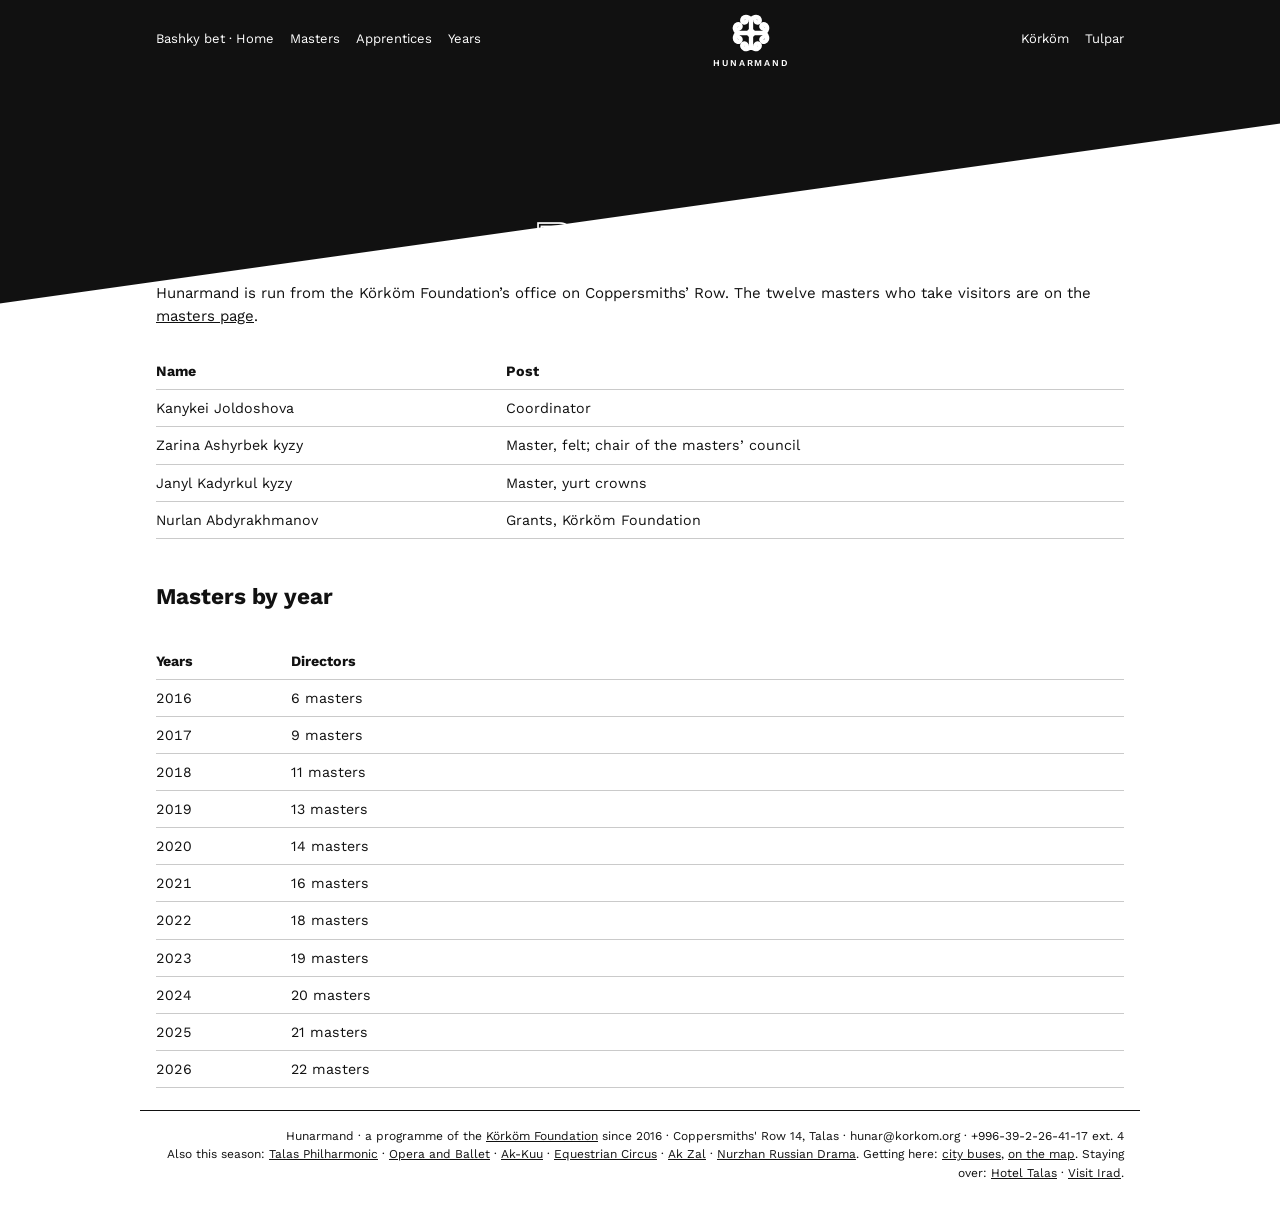
<file: people.html>
<!DOCTYPE html>
<html lang="en">
<head>
<meta charset="utf-8">
<meta name="viewport" content="width=device-width, initial-scale=1">
<title>People - Hunarmand</title>
<meta name="description" content="The masters and the people who run Hunarmand.">
<link rel="canonical" href="https://hunar.korkom.org/people.html">
<meta property="og:type" content="website">
<meta property="og:title" content="People - Hunarmand">
<meta property="og:description" content="The masters and the people who run Hunarmand.">
<meta property="og:url" content="https://hunar.korkom.org/people.html">
<meta property="og:image" content="https://hunar.korkom.org/img/og-image.jpg">
<meta name="twitter:card" content="summary_large_image">
<link rel="icon" href="favicon.svg" type="image/svg+xml">
<link rel="preconnect" href="https://fonts.googleapis.com">
<link href="https://fonts.googleapis.com/css2?family=Monoton&family=Work+Sans:wght@400;600&display=swap" rel="stylesheet">
<link rel="stylesheet" href="css/site.css">
</head>
<body>
<header><div class="w"><nav><a href="index.html">Bashky bet · Home</a><a href="masters.html">Masters</a><a href="apprentices.html">Apprentices</a><a href="archive.html">Years</a></nav><a class="mark" href="index.html"><svg xmlns="http://www.w3.org/2000/svg" viewBox="0 0 64 64" width="46" height="46"><rect width="64" height="64" fill="transparent"/><g transform="rotate(0 32 32)"><path d="M32 26 V17 C32 9 22 7 20 13 C18.5 18 25 19 25.5 15.5 M32 17 C32 9 42 7 44 13 C45.5 18 39 19 38.5 15.5" fill="none" stroke="#fff" stroke-width="6" stroke-linecap="round"/><path d="M32 26 V17 C32 9 22 7 20 13 C18.5 18 25 19 25.5 15.5 M32 17 C32 9 42 7 44 13 C45.5 18 39 19 38.5 15.5" fill="none" stroke="transparent" stroke-width="3.2" stroke-linecap="round"/><path d="M32 26 V17 C32 9 22 7 20 13 C18.5 18 25 19 25.5 15.5 M32 17 C32 9 42 7 44 13 C45.5 18 39 19 38.5 15.5" fill="none" stroke="#fff" stroke-width="1.1" stroke-linecap="round"/></g><g transform="rotate(90 32 32)"><path d="M32 26 V17 C32 9 22 7 20 13 C18.5 18 25 19 25.5 15.5 M32 17 C32 9 42 7 44 13 C45.5 18 39 19 38.5 15.5" fill="none" stroke="#fff" stroke-width="6" stroke-linecap="round"/><path d="M32 26 V17 C32 9 22 7 20 13 C18.5 18 25 19 25.5 15.5 M32 17 C32 9 42 7 44 13 C45.5 18 39 19 38.5 15.5" fill="none" stroke="transparent" stroke-width="3.2" stroke-linecap="round"/><path d="M32 26 V17 C32 9 22 7 20 13 C18.5 18 25 19 25.5 15.5 M32 17 C32 9 42 7 44 13 C45.5 18 39 19 38.5 15.5" fill="none" stroke="#fff" stroke-width="1.1" stroke-linecap="round"/></g><g transform="rotate(180 32 32)"><path d="M32 26 V17 C32 9 22 7 20 13 C18.5 18 25 19 25.5 15.5 M32 17 C32 9 42 7 44 13 C45.5 18 39 19 38.5 15.5" fill="none" stroke="#fff" stroke-width="6" stroke-linecap="round"/><path d="M32 26 V17 C32 9 22 7 20 13 C18.5 18 25 19 25.5 15.5 M32 17 C32 9 42 7 44 13 C45.5 18 39 19 38.5 15.5" fill="none" stroke="transparent" stroke-width="3.2" stroke-linecap="round"/><path d="M32 26 V17 C32 9 22 7 20 13 C18.5 18 25 19 25.5 15.5 M32 17 C32 9 42 7 44 13 C45.5 18 39 19 38.5 15.5" fill="none" stroke="#fff" stroke-width="1.1" stroke-linecap="round"/></g><g transform="rotate(270 32 32)"><path d="M32 26 V17 C32 9 22 7 20 13 C18.5 18 25 19 25.5 15.5 M32 17 C32 9 42 7 44 13 C45.5 18 39 19 38.5 15.5" fill="none" stroke="#fff" stroke-width="6" stroke-linecap="round"/><path d="M32 26 V17 C32 9 22 7 20 13 C18.5 18 25 19 25.5 15.5 M32 17 C32 9 42 7 44 13 C45.5 18 39 19 38.5 15.5" fill="none" stroke="transparent" stroke-width="3.2" stroke-linecap="round"/><path d="M32 26 V17 C32 9 22 7 20 13 C18.5 18 25 19 25.5 15.5 M32 17 C32 9 42 7 44 13 C45.5 18 39 19 38.5 15.5" fill="none" stroke="#fff" stroke-width="1.1" stroke-linecap="round"/></g><rect x="26" y="26" width="12" height="12" fill="#fff" transform="rotate(45 32 32)"/><rect x="29.5" y="29.5" width="5" height="5" fill="transparent" transform="rotate(45 32 32)"/></svg>Hunarmand</a><nav><a href="https://korkom.org/">Körköm</a><a href="https://tulparapp.com/app/#sub=korkom">Tulpar</a></nav></div></header>
<main class="w"><style>.dp table{width:100%;border-collapse:collapse;margin:10px 0 22px;font-size:.95em}.dp th,.dp td{text-align:left;vertical-align:top;padding:7px 10px 7px 0;border-bottom:1px solid color-mix(in srgb,currentColor 22%,transparent)}.dp td.d{white-space:nowrap;width:9.5em;font-variant-numeric:tabular-nums}.dp .era{margin:0 0 6px;opacity:.8}.dp ul.idx{list-style:none;padding:0;margin:10px 0 24px}.dp ul.idx li{padding:9px 0;border-bottom:1px solid color-mix(in srgb,currentColor 22%,transparent)}.dp .scroll{overflow-x:auto}.dp blockquote{margin:6px 0 4px;padding-left:14px;border-left:3px solid currentColor;font-style:italic}.dp .src{font-size:.88em;opacity:.8;margin:0 0 18px}</style><div class="dp"><h1 style="font-size:clamp(26px,4.4vw,48px);margin-top:clamp(70px,11vw,150px)">People</h1><p>Hunarmand is run from the Körköm Foundation’s office on Coppersmiths’ Row. The twelve masters who take visitors are on the <a href="masters.html">masters page</a>.</p><div class="scroll"><table><thead><tr><th>Name</th><th>Post</th></tr></thead><tbody><tr><td>Kanykei Joldoshova</td><td>Coordinator</td></tr><tr><td>Zarina Ashyrbek kyzy</td><td>Master, felt; chair of the masters’ council</td></tr><tr><td>Janyl Kadyrkul kyzy</td><td>Master, yurt crowns</td></tr><tr><td>Nurlan Abdyrakhmanov</td><td>Grants, Körköm Foundation</td></tr></tbody></table></div><h2>Masters by year</h2><div class="scroll"><table><thead><tr><th>Years</th><th>Directors</th></tr></thead><tbody><tr><td class="d">2016</td><td>6 masters</td></tr><tr><td class="d">2017</td><td>9 masters</td></tr><tr><td class="d">2018</td><td>11 masters</td></tr><tr><td class="d">2019</td><td>13 masters</td></tr><tr><td class="d">2020</td><td>14 masters</td></tr><tr><td class="d">2021</td><td>16 masters</td></tr><tr><td class="d">2022</td><td>18 masters</td></tr><tr><td class="d">2023</td><td>19 masters</td></tr><tr><td class="d">2024</td><td>20 masters</td></tr><tr><td class="d">2025</td><td>21 masters</td></tr><tr><td class="d">2026</td><td>22 masters</td></tr></tbody></table></div></div></main>
<footer class="w">Hunarmand · a programme of the <a href="https://korkom.org/">Körköm Foundation</a> since 2016 · Coppersmiths' Row 14, Talas · hunar@korkom.org · +996-39-2-26-41-17 ext. 4<br>Also this season: <a href="https://philharmonic.korkom.org/">Talas Philharmonic</a> · <a href="https://talas-opera.korkom.org/afisha.html">Opera and Ballet</a> · <a href="https://akkuu.korkom.org/tours.html">Ak-Kuu</a> · <a href="https://circus.korkom.org/">Equestrian Circus</a> · <a href="https://akzal.korkom.org/">Ak Zal</a> · <a href="https://nurzhan-drama.korkom.org/afisha.html">Nurzhan Russian Drama</a>. Getting here: <a href="https://transport.talas.iradgov.org/stops.html">city buses</a>, <a href="https://maps.attelkom.net/?p=korkom-foundation-office">on the map</a>. Staying over: <a href="https://wwv.attelkom.net/users/hoteltalas/">Hotel Talas</a> · <a href="https://visitirad.com/">Visit Irad</a>.</footer>
<script></script>
</body>
</html>
</file>
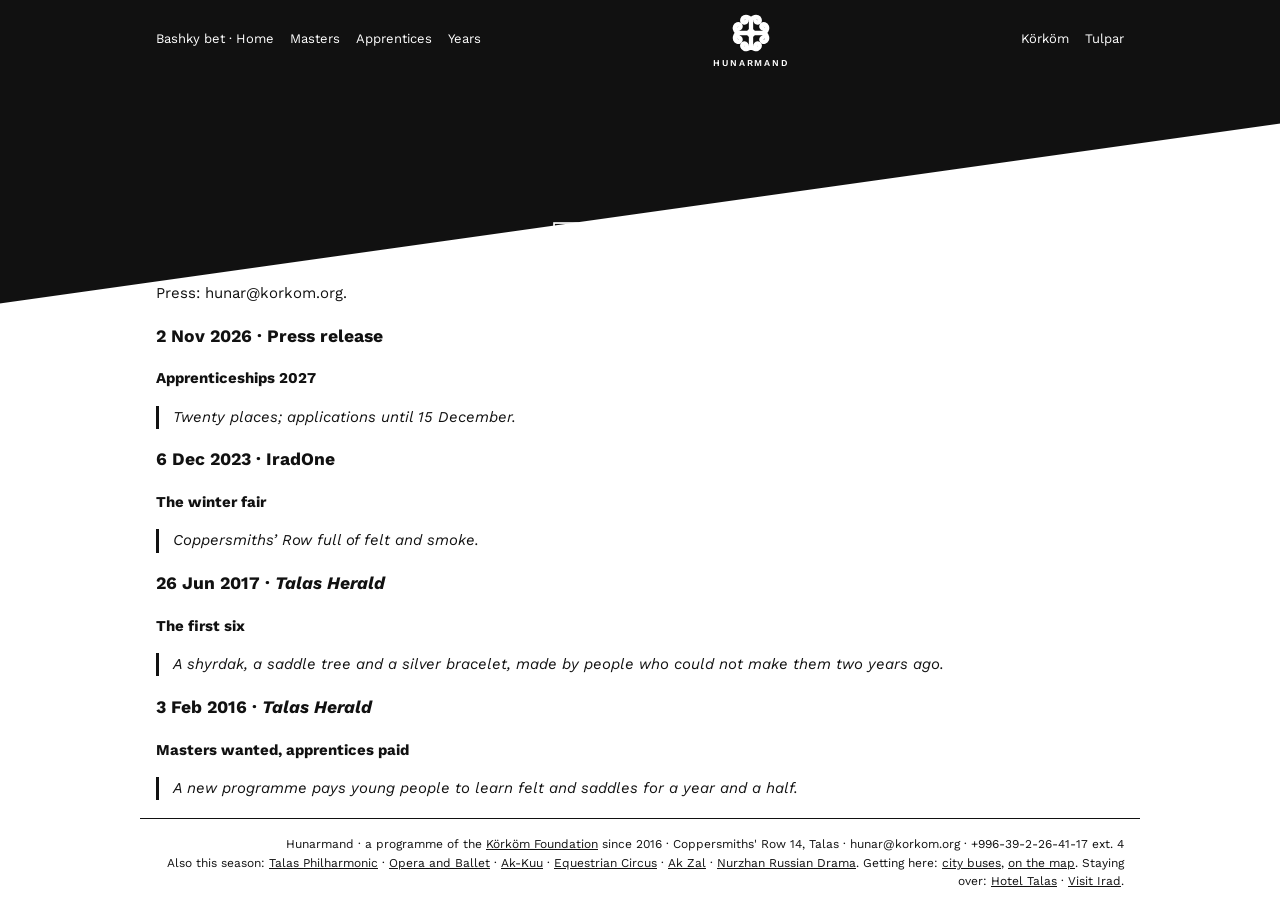
<file: press.html>
<!DOCTYPE html>
<html lang="en">
<head>
<meta charset="utf-8">
<meta name="viewport" content="width=device-width, initial-scale=1">
<title>Press - Hunarmand</title>
<meta name="description" content="Hunarmand in the press.">
<link rel="canonical" href="https://hunar.korkom.org/press.html">
<meta property="og:type" content="website">
<meta property="og:title" content="Press - Hunarmand">
<meta property="og:description" content="Hunarmand in the press.">
<meta property="og:url" content="https://hunar.korkom.org/press.html">
<meta property="og:image" content="https://hunar.korkom.org/img/og-image.jpg">
<meta name="twitter:card" content="summary_large_image">
<link rel="icon" href="favicon.svg" type="image/svg+xml">
<link rel="preconnect" href="https://fonts.googleapis.com">
<link href="https://fonts.googleapis.com/css2?family=Monoton&family=Work+Sans:wght@400;600&display=swap" rel="stylesheet">
<link rel="stylesheet" href="css/site.css">
</head>
<body>
<header><div class="w"><nav><a href="index.html">Bashky bet · Home</a><a href="masters.html">Masters</a><a href="apprentices.html">Apprentices</a><a href="archive.html">Years</a></nav><a class="mark" href="index.html"><svg xmlns="http://www.w3.org/2000/svg" viewBox="0 0 64 64" width="46" height="46"><rect width="64" height="64" fill="transparent"/><g transform="rotate(0 32 32)"><path d="M32 26 V17 C32 9 22 7 20 13 C18.5 18 25 19 25.5 15.5 M32 17 C32 9 42 7 44 13 C45.5 18 39 19 38.5 15.5" fill="none" stroke="#fff" stroke-width="6" stroke-linecap="round"/><path d="M32 26 V17 C32 9 22 7 20 13 C18.5 18 25 19 25.5 15.5 M32 17 C32 9 42 7 44 13 C45.5 18 39 19 38.5 15.5" fill="none" stroke="transparent" stroke-width="3.2" stroke-linecap="round"/><path d="M32 26 V17 C32 9 22 7 20 13 C18.5 18 25 19 25.5 15.5 M32 17 C32 9 42 7 44 13 C45.5 18 39 19 38.5 15.5" fill="none" stroke="#fff" stroke-width="1.1" stroke-linecap="round"/></g><g transform="rotate(90 32 32)"><path d="M32 26 V17 C32 9 22 7 20 13 C18.5 18 25 19 25.5 15.5 M32 17 C32 9 42 7 44 13 C45.5 18 39 19 38.5 15.5" fill="none" stroke="#fff" stroke-width="6" stroke-linecap="round"/><path d="M32 26 V17 C32 9 22 7 20 13 C18.5 18 25 19 25.5 15.5 M32 17 C32 9 42 7 44 13 C45.5 18 39 19 38.5 15.5" fill="none" stroke="transparent" stroke-width="3.2" stroke-linecap="round"/><path d="M32 26 V17 C32 9 22 7 20 13 C18.5 18 25 19 25.5 15.5 M32 17 C32 9 42 7 44 13 C45.5 18 39 19 38.5 15.5" fill="none" stroke="#fff" stroke-width="1.1" stroke-linecap="round"/></g><g transform="rotate(180 32 32)"><path d="M32 26 V17 C32 9 22 7 20 13 C18.5 18 25 19 25.5 15.5 M32 17 C32 9 42 7 44 13 C45.5 18 39 19 38.5 15.5" fill="none" stroke="#fff" stroke-width="6" stroke-linecap="round"/><path d="M32 26 V17 C32 9 22 7 20 13 C18.5 18 25 19 25.5 15.5 M32 17 C32 9 42 7 44 13 C45.5 18 39 19 38.5 15.5" fill="none" stroke="transparent" stroke-width="3.2" stroke-linecap="round"/><path d="M32 26 V17 C32 9 22 7 20 13 C18.5 18 25 19 25.5 15.5 M32 17 C32 9 42 7 44 13 C45.5 18 39 19 38.5 15.5" fill="none" stroke="#fff" stroke-width="1.1" stroke-linecap="round"/></g><g transform="rotate(270 32 32)"><path d="M32 26 V17 C32 9 22 7 20 13 C18.5 18 25 19 25.5 15.5 M32 17 C32 9 42 7 44 13 C45.5 18 39 19 38.5 15.5" fill="none" stroke="#fff" stroke-width="6" stroke-linecap="round"/><path d="M32 26 V17 C32 9 22 7 20 13 C18.5 18 25 19 25.5 15.5 M32 17 C32 9 42 7 44 13 C45.5 18 39 19 38.5 15.5" fill="none" stroke="transparent" stroke-width="3.2" stroke-linecap="round"/><path d="M32 26 V17 C32 9 22 7 20 13 C18.5 18 25 19 25.5 15.5 M32 17 C32 9 42 7 44 13 C45.5 18 39 19 38.5 15.5" fill="none" stroke="#fff" stroke-width="1.1" stroke-linecap="round"/></g><rect x="26" y="26" width="12" height="12" fill="#fff" transform="rotate(45 32 32)"/><rect x="29.5" y="29.5" width="5" height="5" fill="transparent" transform="rotate(45 32 32)"/></svg>Hunarmand</a><nav><a href="https://korkom.org/">Körköm</a><a href="https://tulparapp.com/app/#sub=korkom">Tulpar</a></nav></div></header>
<main class="w"><style>.dp table{width:100%;border-collapse:collapse;margin:10px 0 22px;font-size:.95em}.dp th,.dp td{text-align:left;vertical-align:top;padding:7px 10px 7px 0;border-bottom:1px solid color-mix(in srgb,currentColor 22%,transparent)}.dp td.d{white-space:nowrap;width:9.5em;font-variant-numeric:tabular-nums}.dp .era{margin:0 0 6px;opacity:.8}.dp ul.idx{list-style:none;padding:0;margin:10px 0 24px}.dp ul.idx li{padding:9px 0;border-bottom:1px solid color-mix(in srgb,currentColor 22%,transparent)}.dp .scroll{overflow-x:auto}.dp blockquote{margin:6px 0 4px;padding-left:14px;border-left:3px solid currentColor;font-style:italic}.dp .src{font-size:.88em;opacity:.8;margin:0 0 18px}</style><div class="dp"><h1 style="font-size:clamp(26px,4.4vw,48px);margin-top:clamp(70px,11vw,150px)">Press</h1><p>Press: hunar@korkom.org.</p><h3>2 Nov 2026 · Press release</h3><p><b>Apprenticeships 2027</b></p><blockquote>Twenty places; applications until 15 December.</blockquote><h3>6 Dec 2023 · IradOne</h3><p><b>The winter fair</b></p><blockquote>Coppersmiths’ Row full of felt and smoke.</blockquote><h3>26 Jun 2017 · <i>Talas Herald</i></h3><p><b>The first six</b></p><blockquote>A shyrdak, a saddle tree and a silver bracelet, made by people who could not make them two years ago.</blockquote><h3>3 Feb 2016 · <i>Talas Herald</i></h3><p><b>Masters wanted, apprentices paid</b></p><blockquote>A new programme pays young people to learn felt and saddles for a year and a half.</blockquote><p class="src"></p></div></main>
<footer class="w">Hunarmand · a programme of the <a href="https://korkom.org/">Körköm Foundation</a> since 2016 · Coppersmiths' Row 14, Talas · hunar@korkom.org · +996-39-2-26-41-17 ext. 4<br>Also this season: <a href="https://philharmonic.korkom.org/">Talas Philharmonic</a> · <a href="https://talas-opera.korkom.org/afisha.html">Opera and Ballet</a> · <a href="https://akkuu.korkom.org/tours.html">Ak-Kuu</a> · <a href="https://circus.korkom.org/">Equestrian Circus</a> · <a href="https://akzal.korkom.org/">Ak Zal</a> · <a href="https://nurzhan-drama.korkom.org/afisha.html">Nurzhan Russian Drama</a>. Getting here: <a href="https://transport.talas.iradgov.org/stops.html">city buses</a>, <a href="https://maps.attelkom.net/?p=korkom-foundation-office">on the map</a>. Staying over: <a href="https://wwv.attelkom.net/users/hoteltalas/">Hotel Talas</a> · <a href="https://visitirad.com/">Visit Irad</a>.</footer>
<script></script>
</body>
</html>
</file>
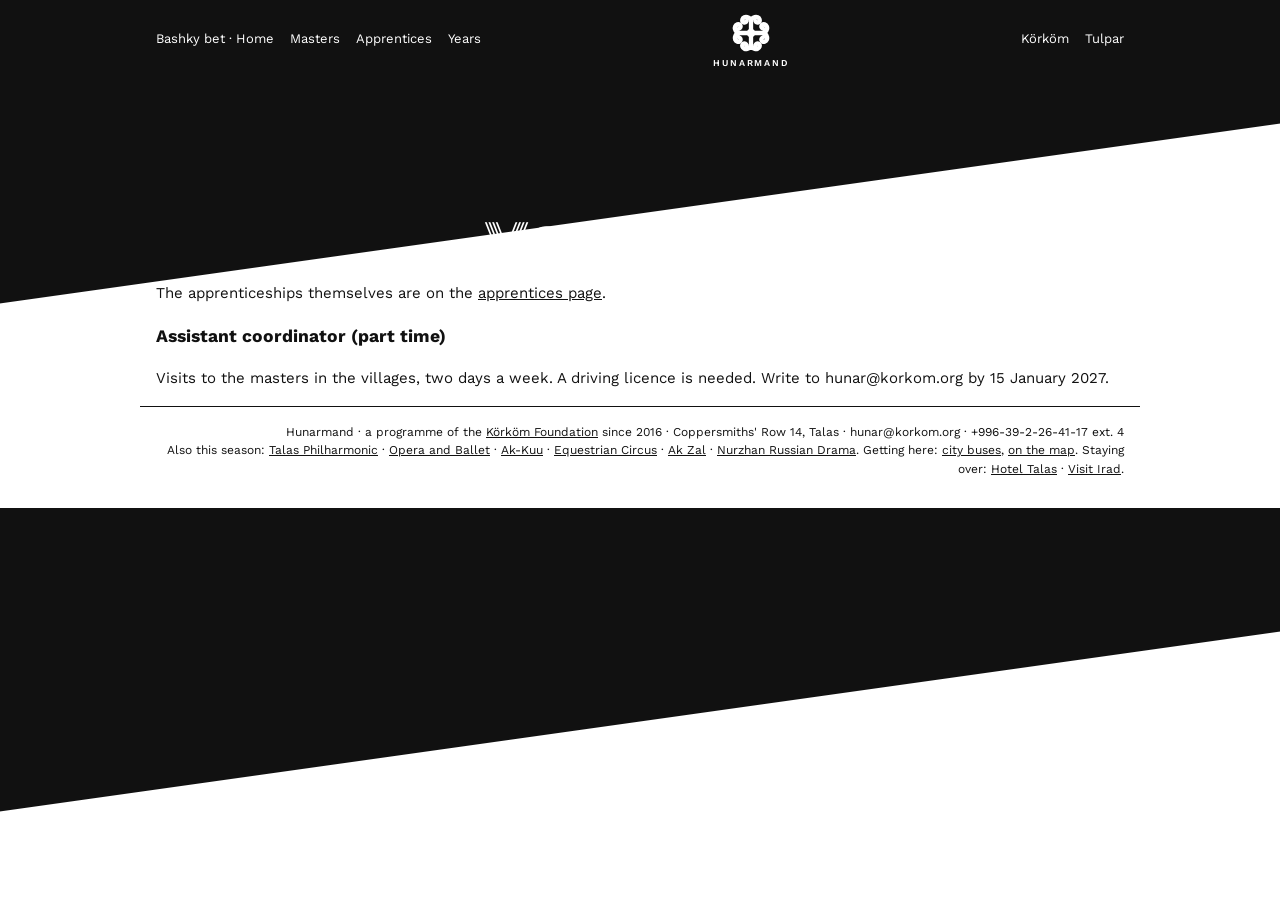
<file: vacancies.html>
<!DOCTYPE html>
<html lang="en">
<head>
<meta charset="utf-8">
<meta name="viewport" content="width=device-width, initial-scale=1">
<title>Vacancies - Hunarmand</title>
<meta name="description" content="Apprenticeships and posts at Hunarmand.">
<link rel="canonical" href="https://hunar.korkom.org/vacancies.html">
<meta property="og:type" content="website">
<meta property="og:title" content="Vacancies - Hunarmand">
<meta property="og:description" content="Apprenticeships and posts at Hunarmand.">
<meta property="og:url" content="https://hunar.korkom.org/vacancies.html">
<meta property="og:image" content="https://hunar.korkom.org/img/og-image.jpg">
<meta name="twitter:card" content="summary_large_image">
<link rel="icon" href="favicon.svg" type="image/svg+xml">
<link rel="preconnect" href="https://fonts.googleapis.com">
<link href="https://fonts.googleapis.com/css2?family=Monoton&family=Work+Sans:wght@400;600&display=swap" rel="stylesheet">
<link rel="stylesheet" href="css/site.css">
</head>
<body>
<header><div class="w"><nav><a href="index.html">Bashky bet · Home</a><a href="masters.html">Masters</a><a href="apprentices.html">Apprentices</a><a href="archive.html">Years</a></nav><a class="mark" href="index.html"><svg xmlns="http://www.w3.org/2000/svg" viewBox="0 0 64 64" width="46" height="46"><rect width="64" height="64" fill="transparent"/><g transform="rotate(0 32 32)"><path d="M32 26 V17 C32 9 22 7 20 13 C18.5 18 25 19 25.5 15.5 M32 17 C32 9 42 7 44 13 C45.5 18 39 19 38.5 15.5" fill="none" stroke="#fff" stroke-width="6" stroke-linecap="round"/><path d="M32 26 V17 C32 9 22 7 20 13 C18.5 18 25 19 25.5 15.5 M32 17 C32 9 42 7 44 13 C45.5 18 39 19 38.5 15.5" fill="none" stroke="transparent" stroke-width="3.2" stroke-linecap="round"/><path d="M32 26 V17 C32 9 22 7 20 13 C18.5 18 25 19 25.5 15.5 M32 17 C32 9 42 7 44 13 C45.5 18 39 19 38.5 15.5" fill="none" stroke="#fff" stroke-width="1.1" stroke-linecap="round"/></g><g transform="rotate(90 32 32)"><path d="M32 26 V17 C32 9 22 7 20 13 C18.5 18 25 19 25.5 15.5 M32 17 C32 9 42 7 44 13 C45.5 18 39 19 38.5 15.5" fill="none" stroke="#fff" stroke-width="6" stroke-linecap="round"/><path d="M32 26 V17 C32 9 22 7 20 13 C18.5 18 25 19 25.5 15.5 M32 17 C32 9 42 7 44 13 C45.5 18 39 19 38.5 15.5" fill="none" stroke="transparent" stroke-width="3.2" stroke-linecap="round"/><path d="M32 26 V17 C32 9 22 7 20 13 C18.5 18 25 19 25.5 15.5 M32 17 C32 9 42 7 44 13 C45.5 18 39 19 38.5 15.5" fill="none" stroke="#fff" stroke-width="1.1" stroke-linecap="round"/></g><g transform="rotate(180 32 32)"><path d="M32 26 V17 C32 9 22 7 20 13 C18.5 18 25 19 25.5 15.5 M32 17 C32 9 42 7 44 13 C45.5 18 39 19 38.5 15.5" fill="none" stroke="#fff" stroke-width="6" stroke-linecap="round"/><path d="M32 26 V17 C32 9 22 7 20 13 C18.5 18 25 19 25.5 15.5 M32 17 C32 9 42 7 44 13 C45.5 18 39 19 38.5 15.5" fill="none" stroke="transparent" stroke-width="3.2" stroke-linecap="round"/><path d="M32 26 V17 C32 9 22 7 20 13 C18.5 18 25 19 25.5 15.5 M32 17 C32 9 42 7 44 13 C45.5 18 39 19 38.5 15.5" fill="none" stroke="#fff" stroke-width="1.1" stroke-linecap="round"/></g><g transform="rotate(270 32 32)"><path d="M32 26 V17 C32 9 22 7 20 13 C18.5 18 25 19 25.5 15.5 M32 17 C32 9 42 7 44 13 C45.5 18 39 19 38.5 15.5" fill="none" stroke="#fff" stroke-width="6" stroke-linecap="round"/><path d="M32 26 V17 C32 9 22 7 20 13 C18.5 18 25 19 25.5 15.5 M32 17 C32 9 42 7 44 13 C45.5 18 39 19 38.5 15.5" fill="none" stroke="transparent" stroke-width="3.2" stroke-linecap="round"/><path d="M32 26 V17 C32 9 22 7 20 13 C18.5 18 25 19 25.5 15.5 M32 17 C32 9 42 7 44 13 C45.5 18 39 19 38.5 15.5" fill="none" stroke="#fff" stroke-width="1.1" stroke-linecap="round"/></g><rect x="26" y="26" width="12" height="12" fill="#fff" transform="rotate(45 32 32)"/><rect x="29.5" y="29.5" width="5" height="5" fill="transparent" transform="rotate(45 32 32)"/></svg>Hunarmand</a><nav><a href="https://korkom.org/">Körköm</a><a href="https://tulparapp.com/app/#sub=korkom">Tulpar</a></nav></div></header>
<main class="w"><style>.dp table{width:100%;border-collapse:collapse;margin:10px 0 22px;font-size:.95em}.dp th,.dp td{text-align:left;vertical-align:top;padding:7px 10px 7px 0;border-bottom:1px solid color-mix(in srgb,currentColor 22%,transparent)}.dp td.d{white-space:nowrap;width:9.5em;font-variant-numeric:tabular-nums}.dp .era{margin:0 0 6px;opacity:.8}.dp ul.idx{list-style:none;padding:0;margin:10px 0 24px}.dp ul.idx li{padding:9px 0;border-bottom:1px solid color-mix(in srgb,currentColor 22%,transparent)}.dp .scroll{overflow-x:auto}.dp blockquote{margin:6px 0 4px;padding-left:14px;border-left:3px solid currentColor;font-style:italic}.dp .src{font-size:.88em;opacity:.8;margin:0 0 18px}</style><div class="dp"><h1 style="font-size:clamp(26px,4.4vw,48px);margin-top:clamp(70px,11vw,150px)">Vacancies</h1><p>The apprenticeships themselves are on the <a href="apprentices.html">apprentices page</a>.</p><h3>Assistant coordinator (part time)</h3><p>Visits to the masters in the villages, two days a week. A driving licence is needed. Write to hunar@korkom.org by 15 January 2027.</p><p></p></div></main>
<footer class="w">Hunarmand · a programme of the <a href="https://korkom.org/">Körköm Foundation</a> since 2016 · Coppersmiths' Row 14, Talas · hunar@korkom.org · +996-39-2-26-41-17 ext. 4<br>Also this season: <a href="https://philharmonic.korkom.org/">Talas Philharmonic</a> · <a href="https://talas-opera.korkom.org/afisha.html">Opera and Ballet</a> · <a href="https://akkuu.korkom.org/tours.html">Ak-Kuu</a> · <a href="https://circus.korkom.org/">Equestrian Circus</a> · <a href="https://akzal.korkom.org/">Ak Zal</a> · <a href="https://nurzhan-drama.korkom.org/afisha.html">Nurzhan Russian Drama</a>. Getting here: <a href="https://transport.talas.iradgov.org/stops.html">city buses</a>, <a href="https://maps.attelkom.net/?p=korkom-foundation-office">on the map</a>. Staying over: <a href="https://wwv.attelkom.net/users/hoteltalas/">Hotel Talas</a> · <a href="https://visitirad.com/">Visit Irad</a>.</footer>
<script></script>
</body>
</html>
</file>
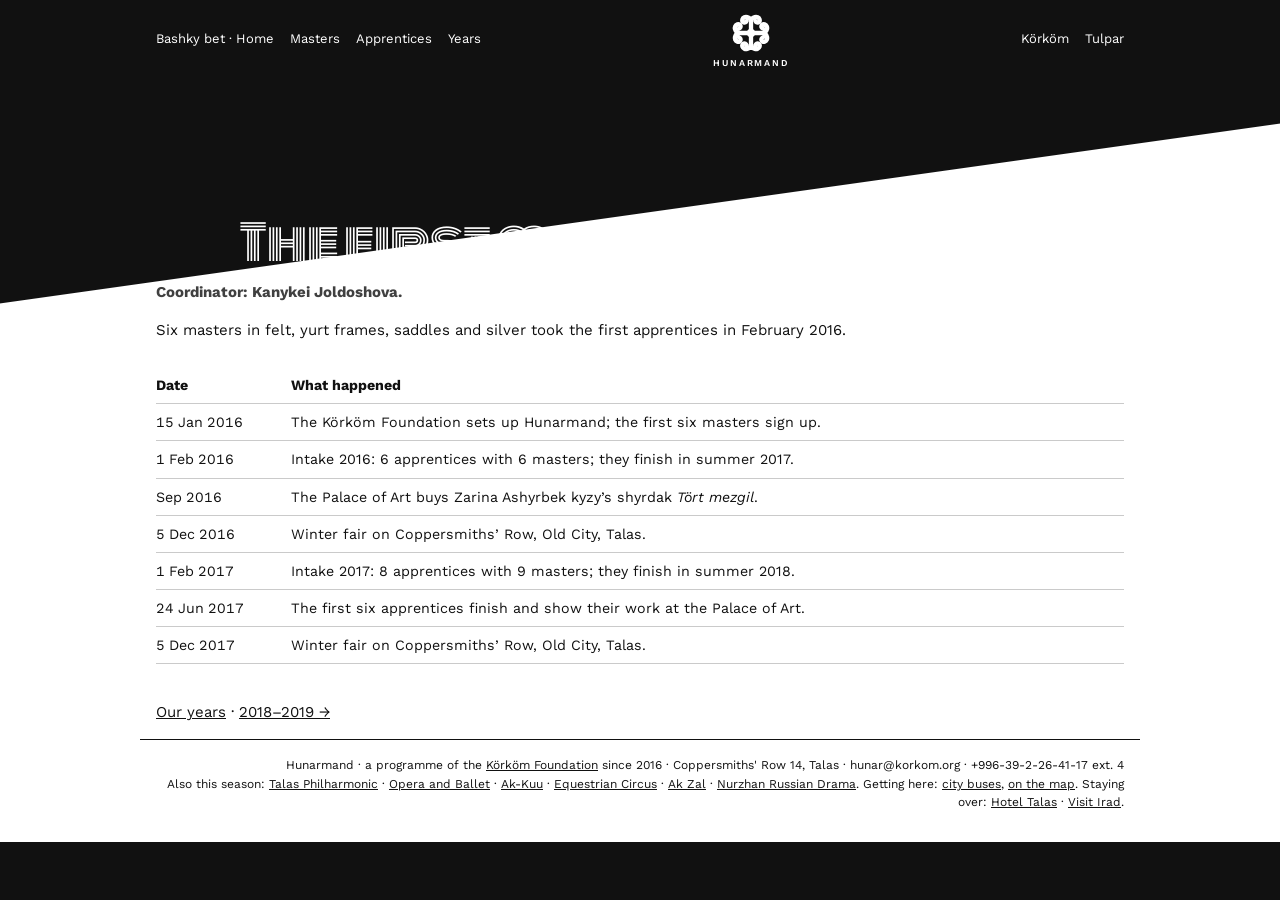
<file: years-2016-2017.html>
<!DOCTYPE html>
<html lang="en">
<head>
<meta charset="utf-8">
<meta name="viewport" content="width=device-width, initial-scale=1">
<title>The first masters, 2016–2017 - Hunarmand</title>
<meta name="description" content="Hunarmand: The first masters, 2016–2017.">
<link rel="canonical" href="https://hunar.korkom.org/years-2016-2017.html">
<meta property="og:type" content="website">
<meta property="og:title" content="The first masters, 2016–2017 - Hunarmand">
<meta property="og:description" content="Hunarmand: The first masters, 2016–2017.">
<meta property="og:url" content="https://hunar.korkom.org/years-2016-2017.html">
<meta property="og:image" content="https://hunar.korkom.org/img/og-image.jpg">
<meta name="twitter:card" content="summary_large_image">
<link rel="icon" href="favicon.svg" type="image/svg+xml">
<link rel="preconnect" href="https://fonts.googleapis.com">
<link href="https://fonts.googleapis.com/css2?family=Monoton&family=Work+Sans:wght@400;600&display=swap" rel="stylesheet">
<link rel="stylesheet" href="css/site.css">
</head>
<body>
<header><div class="w"><nav><a href="index.html">Bashky bet · Home</a><a href="masters.html">Masters</a><a href="apprentices.html">Apprentices</a><a href="archive.html">Years</a></nav><a class="mark" href="index.html"><svg xmlns="http://www.w3.org/2000/svg" viewBox="0 0 64 64" width="46" height="46"><rect width="64" height="64" fill="transparent"/><g transform="rotate(0 32 32)"><path d="M32 26 V17 C32 9 22 7 20 13 C18.5 18 25 19 25.5 15.5 M32 17 C32 9 42 7 44 13 C45.5 18 39 19 38.5 15.5" fill="none" stroke="#fff" stroke-width="6" stroke-linecap="round"/><path d="M32 26 V17 C32 9 22 7 20 13 C18.5 18 25 19 25.5 15.5 M32 17 C32 9 42 7 44 13 C45.5 18 39 19 38.5 15.5" fill="none" stroke="transparent" stroke-width="3.2" stroke-linecap="round"/><path d="M32 26 V17 C32 9 22 7 20 13 C18.5 18 25 19 25.5 15.5 M32 17 C32 9 42 7 44 13 C45.5 18 39 19 38.5 15.5" fill="none" stroke="#fff" stroke-width="1.1" stroke-linecap="round"/></g><g transform="rotate(90 32 32)"><path d="M32 26 V17 C32 9 22 7 20 13 C18.5 18 25 19 25.5 15.5 M32 17 C32 9 42 7 44 13 C45.5 18 39 19 38.5 15.5" fill="none" stroke="#fff" stroke-width="6" stroke-linecap="round"/><path d="M32 26 V17 C32 9 22 7 20 13 C18.5 18 25 19 25.5 15.5 M32 17 C32 9 42 7 44 13 C45.5 18 39 19 38.5 15.5" fill="none" stroke="transparent" stroke-width="3.2" stroke-linecap="round"/><path d="M32 26 V17 C32 9 22 7 20 13 C18.5 18 25 19 25.5 15.5 M32 17 C32 9 42 7 44 13 C45.5 18 39 19 38.5 15.5" fill="none" stroke="#fff" stroke-width="1.1" stroke-linecap="round"/></g><g transform="rotate(180 32 32)"><path d="M32 26 V17 C32 9 22 7 20 13 C18.5 18 25 19 25.5 15.5 M32 17 C32 9 42 7 44 13 C45.5 18 39 19 38.5 15.5" fill="none" stroke="#fff" stroke-width="6" stroke-linecap="round"/><path d="M32 26 V17 C32 9 22 7 20 13 C18.5 18 25 19 25.5 15.5 M32 17 C32 9 42 7 44 13 C45.5 18 39 19 38.5 15.5" fill="none" stroke="transparent" stroke-width="3.2" stroke-linecap="round"/><path d="M32 26 V17 C32 9 22 7 20 13 C18.5 18 25 19 25.5 15.5 M32 17 C32 9 42 7 44 13 C45.5 18 39 19 38.5 15.5" fill="none" stroke="#fff" stroke-width="1.1" stroke-linecap="round"/></g><g transform="rotate(270 32 32)"><path d="M32 26 V17 C32 9 22 7 20 13 C18.5 18 25 19 25.5 15.5 M32 17 C32 9 42 7 44 13 C45.5 18 39 19 38.5 15.5" fill="none" stroke="#fff" stroke-width="6" stroke-linecap="round"/><path d="M32 26 V17 C32 9 22 7 20 13 C18.5 18 25 19 25.5 15.5 M32 17 C32 9 42 7 44 13 C45.5 18 39 19 38.5 15.5" fill="none" stroke="transparent" stroke-width="3.2" stroke-linecap="round"/><path d="M32 26 V17 C32 9 22 7 20 13 C18.5 18 25 19 25.5 15.5 M32 17 C32 9 42 7 44 13 C45.5 18 39 19 38.5 15.5" fill="none" stroke="#fff" stroke-width="1.1" stroke-linecap="round"/></g><rect x="26" y="26" width="12" height="12" fill="#fff" transform="rotate(45 32 32)"/><rect x="29.5" y="29.5" width="5" height="5" fill="transparent" transform="rotate(45 32 32)"/></svg>Hunarmand</a><nav><a href="https://korkom.org/">Körköm</a><a href="https://tulparapp.com/app/#sub=korkom">Tulpar</a></nav></div></header>
<main class="w"><style>.dp table{width:100%;border-collapse:collapse;margin:10px 0 22px;font-size:.95em}.dp th,.dp td{text-align:left;vertical-align:top;padding:7px 10px 7px 0;border-bottom:1px solid color-mix(in srgb,currentColor 22%,transparent)}.dp td.d{white-space:nowrap;width:9.5em;font-variant-numeric:tabular-nums}.dp .era{margin:0 0 6px;opacity:.8}.dp ul.idx{list-style:none;padding:0;margin:10px 0 24px}.dp ul.idx li{padding:9px 0;border-bottom:1px solid color-mix(in srgb,currentColor 22%,transparent)}.dp .scroll{overflow-x:auto}.dp blockquote{margin:6px 0 4px;padding-left:14px;border-left:3px solid currentColor;font-style:italic}.dp .src{font-size:.88em;opacity:.8;margin:0 0 18px}</style><div class="dp"><h1 style="font-size:clamp(26px,4.4vw,48px);margin-top:clamp(70px,11vw,150px)">The first masters, 2016–2017</h1><p class="era"><b>Coordinator: Kanykei Joldoshova.</b></p><p>Six masters in felt, yurt frames, saddles and silver took the first apprentices in February 2016.</p><div class="scroll"><table><thead><tr><th>Date</th><th>What happened</th></tr></thead><tbody><tr><td class="d">15 Jan 2016</td><td>The Körköm Foundation sets up Hunarmand; the first six masters sign up.</td></tr><tr><td class="d">1 Feb 2016</td><td>Intake 2016: 6 apprentices with 6 masters; they finish in summer 2017.</td></tr><tr><td class="d">Sep 2016</td><td>The Palace of Art buys Zarina Ashyrbek kyzy’s shyrdak <i>Tört mezgil</i>.</td></tr><tr><td class="d">5 Dec 2016</td><td>Winter fair on Coppersmiths’ Row, Old City, Talas.</td></tr><tr><td class="d">1 Feb 2017</td><td>Intake 2017: 8 apprentices with 9 masters; they finish in summer 2018.</td></tr><tr><td class="d">24 Jun 2017</td><td>The first six apprentices finish and show their work at the Palace of Art.</td></tr><tr><td class="d">5 Dec 2017</td><td>Winter fair on Coppersmiths’ Row, Old City, Talas.</td></tr></tbody></table></div><p><a href="archive.html">Our years</a> · <a href="years-2018-2019.html">2018–2019 →</a></p></div></main>
<footer class="w">Hunarmand · a programme of the <a href="https://korkom.org/">Körköm Foundation</a> since 2016 · Coppersmiths' Row 14, Talas · hunar@korkom.org · +996-39-2-26-41-17 ext. 4<br>Also this season: <a href="https://philharmonic.korkom.org/">Talas Philharmonic</a> · <a href="https://talas-opera.korkom.org/afisha.html">Opera and Ballet</a> · <a href="https://akkuu.korkom.org/tours.html">Ak-Kuu</a> · <a href="https://circus.korkom.org/">Equestrian Circus</a> · <a href="https://akzal.korkom.org/">Ak Zal</a> · <a href="https://nurzhan-drama.korkom.org/afisha.html">Nurzhan Russian Drama</a>. Getting here: <a href="https://transport.talas.iradgov.org/stops.html">city buses</a>, <a href="https://maps.attelkom.net/?p=korkom-foundation-office">on the map</a>. Staying over: <a href="https://wwv.attelkom.net/users/hoteltalas/">Hotel Talas</a> · <a href="https://visitirad.com/">Visit Irad</a>.</footer>
<script></script>
</body>
</html>
</file>
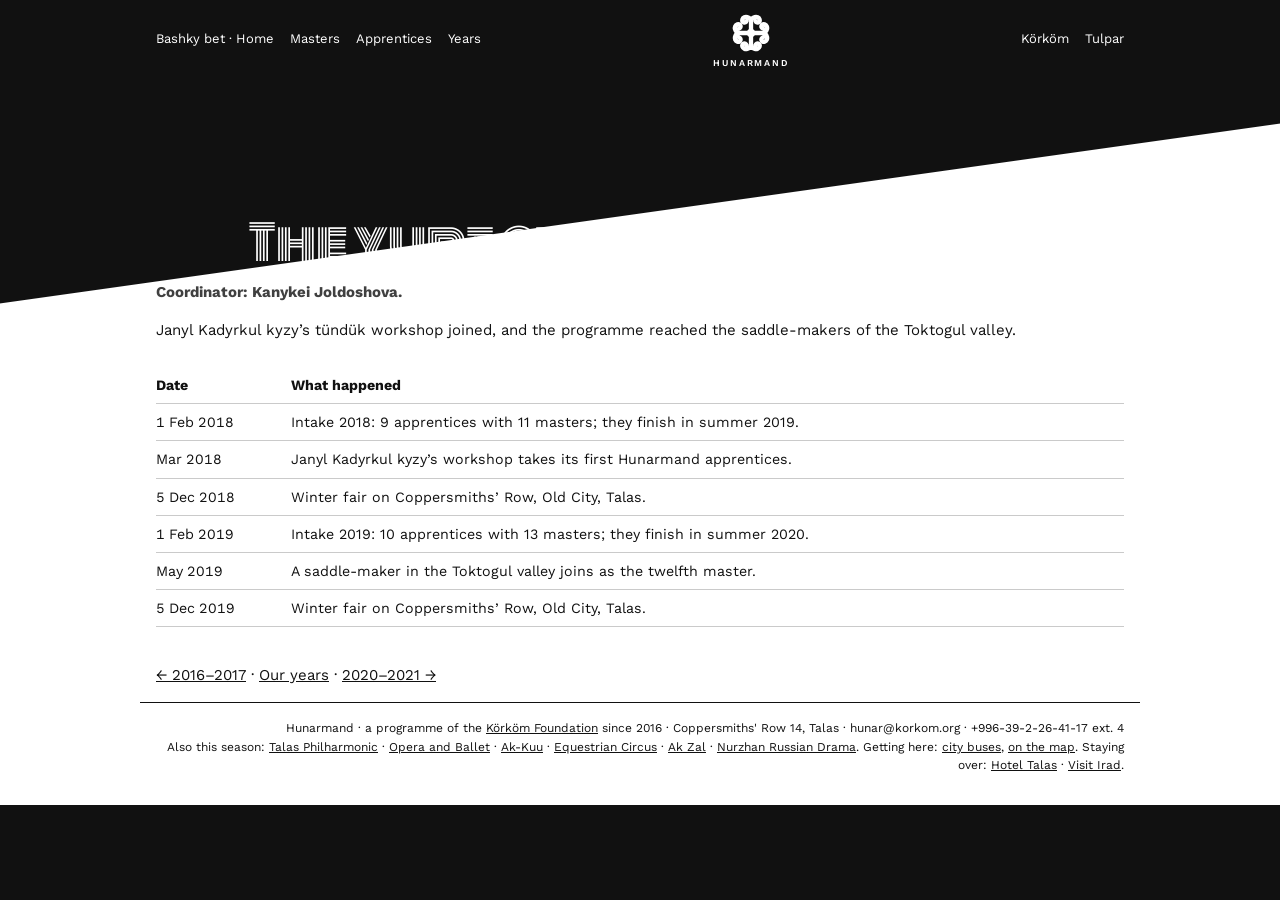
<file: years-2018-2019.html>
<!DOCTYPE html>
<html lang="en">
<head>
<meta charset="utf-8">
<meta name="viewport" content="width=device-width, initial-scale=1">
<title>The yurt crowns, 2018–2019 - Hunarmand</title>
<meta name="description" content="Hunarmand: The yurt crowns, 2018–2019.">
<link rel="canonical" href="https://hunar.korkom.org/years-2018-2019.html">
<meta property="og:type" content="website">
<meta property="og:title" content="The yurt crowns, 2018–2019 - Hunarmand">
<meta property="og:description" content="Hunarmand: The yurt crowns, 2018–2019.">
<meta property="og:url" content="https://hunar.korkom.org/years-2018-2019.html">
<meta property="og:image" content="https://hunar.korkom.org/img/og-image.jpg">
<meta name="twitter:card" content="summary_large_image">
<link rel="icon" href="favicon.svg" type="image/svg+xml">
<link rel="preconnect" href="https://fonts.googleapis.com">
<link href="https://fonts.googleapis.com/css2?family=Monoton&family=Work+Sans:wght@400;600&display=swap" rel="stylesheet">
<link rel="stylesheet" href="css/site.css">
</head>
<body>
<header><div class="w"><nav><a href="index.html">Bashky bet · Home</a><a href="masters.html">Masters</a><a href="apprentices.html">Apprentices</a><a href="archive.html">Years</a></nav><a class="mark" href="index.html"><svg xmlns="http://www.w3.org/2000/svg" viewBox="0 0 64 64" width="46" height="46"><rect width="64" height="64" fill="transparent"/><g transform="rotate(0 32 32)"><path d="M32 26 V17 C32 9 22 7 20 13 C18.5 18 25 19 25.5 15.5 M32 17 C32 9 42 7 44 13 C45.5 18 39 19 38.5 15.5" fill="none" stroke="#fff" stroke-width="6" stroke-linecap="round"/><path d="M32 26 V17 C32 9 22 7 20 13 C18.5 18 25 19 25.5 15.5 M32 17 C32 9 42 7 44 13 C45.5 18 39 19 38.5 15.5" fill="none" stroke="transparent" stroke-width="3.2" stroke-linecap="round"/><path d="M32 26 V17 C32 9 22 7 20 13 C18.5 18 25 19 25.5 15.5 M32 17 C32 9 42 7 44 13 C45.5 18 39 19 38.5 15.5" fill="none" stroke="#fff" stroke-width="1.1" stroke-linecap="round"/></g><g transform="rotate(90 32 32)"><path d="M32 26 V17 C32 9 22 7 20 13 C18.5 18 25 19 25.5 15.5 M32 17 C32 9 42 7 44 13 C45.5 18 39 19 38.5 15.5" fill="none" stroke="#fff" stroke-width="6" stroke-linecap="round"/><path d="M32 26 V17 C32 9 22 7 20 13 C18.5 18 25 19 25.5 15.5 M32 17 C32 9 42 7 44 13 C45.5 18 39 19 38.5 15.5" fill="none" stroke="transparent" stroke-width="3.2" stroke-linecap="round"/><path d="M32 26 V17 C32 9 22 7 20 13 C18.5 18 25 19 25.5 15.5 M32 17 C32 9 42 7 44 13 C45.5 18 39 19 38.5 15.5" fill="none" stroke="#fff" stroke-width="1.1" stroke-linecap="round"/></g><g transform="rotate(180 32 32)"><path d="M32 26 V17 C32 9 22 7 20 13 C18.5 18 25 19 25.5 15.5 M32 17 C32 9 42 7 44 13 C45.5 18 39 19 38.5 15.5" fill="none" stroke="#fff" stroke-width="6" stroke-linecap="round"/><path d="M32 26 V17 C32 9 22 7 20 13 C18.5 18 25 19 25.5 15.5 M32 17 C32 9 42 7 44 13 C45.5 18 39 19 38.5 15.5" fill="none" stroke="transparent" stroke-width="3.2" stroke-linecap="round"/><path d="M32 26 V17 C32 9 22 7 20 13 C18.5 18 25 19 25.5 15.5 M32 17 C32 9 42 7 44 13 C45.5 18 39 19 38.5 15.5" fill="none" stroke="#fff" stroke-width="1.1" stroke-linecap="round"/></g><g transform="rotate(270 32 32)"><path d="M32 26 V17 C32 9 22 7 20 13 C18.5 18 25 19 25.5 15.5 M32 17 C32 9 42 7 44 13 C45.5 18 39 19 38.5 15.5" fill="none" stroke="#fff" stroke-width="6" stroke-linecap="round"/><path d="M32 26 V17 C32 9 22 7 20 13 C18.5 18 25 19 25.5 15.5 M32 17 C32 9 42 7 44 13 C45.5 18 39 19 38.5 15.5" fill="none" stroke="transparent" stroke-width="3.2" stroke-linecap="round"/><path d="M32 26 V17 C32 9 22 7 20 13 C18.5 18 25 19 25.5 15.5 M32 17 C32 9 42 7 44 13 C45.5 18 39 19 38.5 15.5" fill="none" stroke="#fff" stroke-width="1.1" stroke-linecap="round"/></g><rect x="26" y="26" width="12" height="12" fill="#fff" transform="rotate(45 32 32)"/><rect x="29.5" y="29.5" width="5" height="5" fill="transparent" transform="rotate(45 32 32)"/></svg>Hunarmand</a><nav><a href="https://korkom.org/">Körköm</a><a href="https://tulparapp.com/app/#sub=korkom">Tulpar</a></nav></div></header>
<main class="w"><style>.dp table{width:100%;border-collapse:collapse;margin:10px 0 22px;font-size:.95em}.dp th,.dp td{text-align:left;vertical-align:top;padding:7px 10px 7px 0;border-bottom:1px solid color-mix(in srgb,currentColor 22%,transparent)}.dp td.d{white-space:nowrap;width:9.5em;font-variant-numeric:tabular-nums}.dp .era{margin:0 0 6px;opacity:.8}.dp ul.idx{list-style:none;padding:0;margin:10px 0 24px}.dp ul.idx li{padding:9px 0;border-bottom:1px solid color-mix(in srgb,currentColor 22%,transparent)}.dp .scroll{overflow-x:auto}.dp blockquote{margin:6px 0 4px;padding-left:14px;border-left:3px solid currentColor;font-style:italic}.dp .src{font-size:.88em;opacity:.8;margin:0 0 18px}</style><div class="dp"><h1 style="font-size:clamp(26px,4.4vw,48px);margin-top:clamp(70px,11vw,150px)">The yurt crowns, 2018–2019</h1><p class="era"><b>Coordinator: Kanykei Joldoshova.</b></p><p>Janyl Kadyrkul kyzy’s tündük workshop joined, and the programme reached the saddle-makers of the Toktogul valley.</p><div class="scroll"><table><thead><tr><th>Date</th><th>What happened</th></tr></thead><tbody><tr><td class="d">1 Feb 2018</td><td>Intake 2018: 9 apprentices with 11 masters; they finish in summer 2019.</td></tr><tr><td class="d">Mar 2018</td><td>Janyl Kadyrkul kyzy’s workshop takes its first Hunarmand apprentices.</td></tr><tr><td class="d">5 Dec 2018</td><td>Winter fair on Coppersmiths’ Row, Old City, Talas.</td></tr><tr><td class="d">1 Feb 2019</td><td>Intake 2019: 10 apprentices with 13 masters; they finish in summer 2020.</td></tr><tr><td class="d">May 2019</td><td>A saddle-maker in the Toktogul valley joins as the twelfth master.</td></tr><tr><td class="d">5 Dec 2019</td><td>Winter fair on Coppersmiths’ Row, Old City, Talas.</td></tr></tbody></table></div><p><a href="years-2016-2017.html">← 2016–2017</a> · <a href="archive.html">Our years</a> · <a href="years-2020-2021.html">2020–2021 →</a></p></div></main>
<footer class="w">Hunarmand · a programme of the <a href="https://korkom.org/">Körköm Foundation</a> since 2016 · Coppersmiths' Row 14, Talas · hunar@korkom.org · +996-39-2-26-41-17 ext. 4<br>Also this season: <a href="https://philharmonic.korkom.org/">Talas Philharmonic</a> · <a href="https://talas-opera.korkom.org/afisha.html">Opera and Ballet</a> · <a href="https://akkuu.korkom.org/tours.html">Ak-Kuu</a> · <a href="https://circus.korkom.org/">Equestrian Circus</a> · <a href="https://akzal.korkom.org/">Ak Zal</a> · <a href="https://nurzhan-drama.korkom.org/afisha.html">Nurzhan Russian Drama</a>. Getting here: <a href="https://transport.talas.iradgov.org/stops.html">city buses</a>, <a href="https://maps.attelkom.net/?p=korkom-foundation-office">on the map</a>. Staying over: <a href="https://wwv.attelkom.net/users/hoteltalas/">Hotel Talas</a> · <a href="https://visitirad.com/">Visit Irad</a>.</footer>
<script></script>
</body>
</html>
</file>
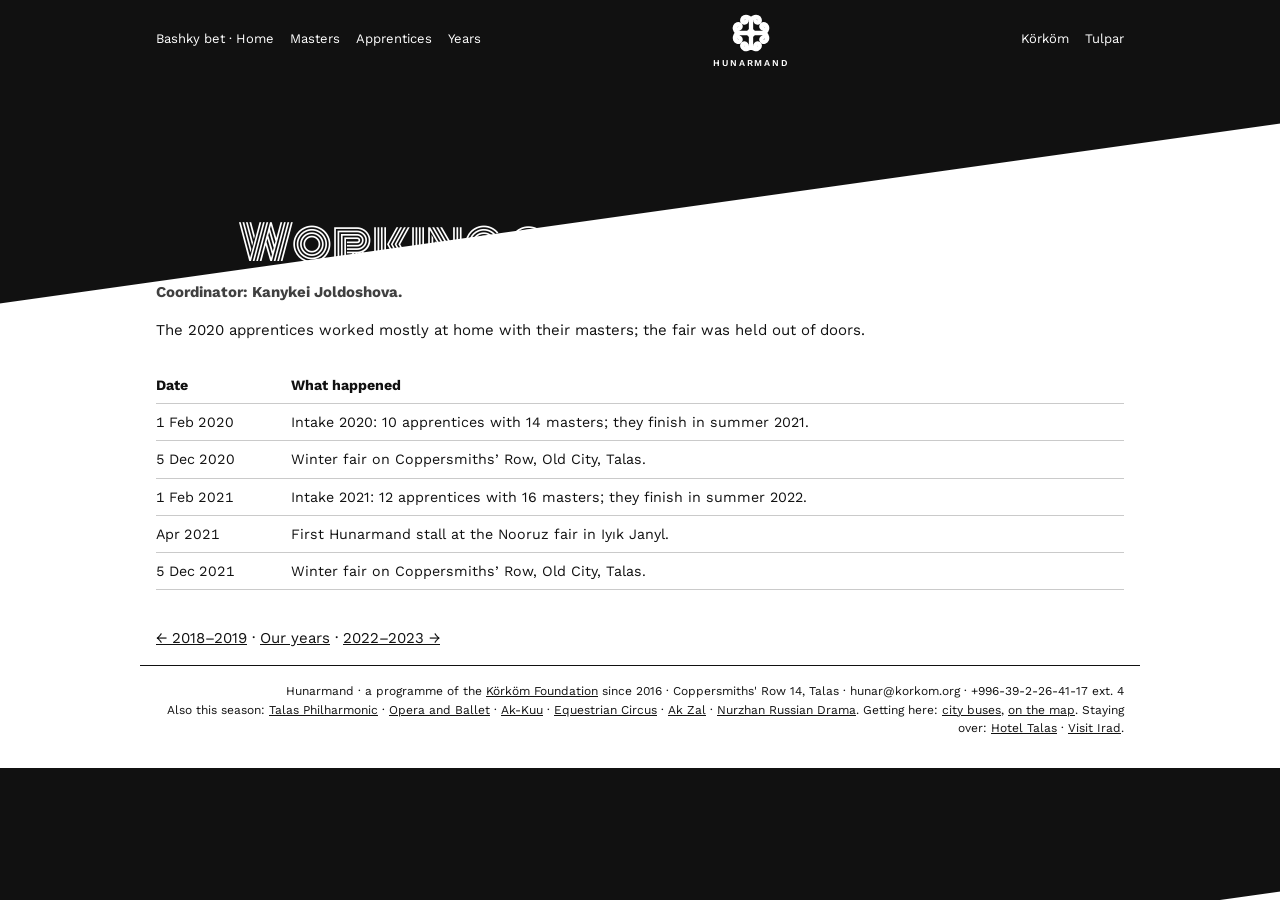
<file: years-2020-2021.html>
<!DOCTYPE html>
<html lang="en">
<head>
<meta charset="utf-8">
<meta name="viewport" content="width=device-width, initial-scale=1">
<title>Working at home, 2020–2021 - Hunarmand</title>
<meta name="description" content="Hunarmand: Working at home, 2020–2021.">
<link rel="canonical" href="https://hunar.korkom.org/years-2020-2021.html">
<meta property="og:type" content="website">
<meta property="og:title" content="Working at home, 2020–2021 - Hunarmand">
<meta property="og:description" content="Hunarmand: Working at home, 2020–2021.">
<meta property="og:url" content="https://hunar.korkom.org/years-2020-2021.html">
<meta property="og:image" content="https://hunar.korkom.org/img/og-image.jpg">
<meta name="twitter:card" content="summary_large_image">
<link rel="icon" href="favicon.svg" type="image/svg+xml">
<link rel="preconnect" href="https://fonts.googleapis.com">
<link href="https://fonts.googleapis.com/css2?family=Monoton&family=Work+Sans:wght@400;600&display=swap" rel="stylesheet">
<link rel="stylesheet" href="css/site.css">
</head>
<body>
<header><div class="w"><nav><a href="index.html">Bashky bet · Home</a><a href="masters.html">Masters</a><a href="apprentices.html">Apprentices</a><a href="archive.html">Years</a></nav><a class="mark" href="index.html"><svg xmlns="http://www.w3.org/2000/svg" viewBox="0 0 64 64" width="46" height="46"><rect width="64" height="64" fill="transparent"/><g transform="rotate(0 32 32)"><path d="M32 26 V17 C32 9 22 7 20 13 C18.5 18 25 19 25.5 15.5 M32 17 C32 9 42 7 44 13 C45.5 18 39 19 38.5 15.5" fill="none" stroke="#fff" stroke-width="6" stroke-linecap="round"/><path d="M32 26 V17 C32 9 22 7 20 13 C18.5 18 25 19 25.5 15.5 M32 17 C32 9 42 7 44 13 C45.5 18 39 19 38.5 15.5" fill="none" stroke="transparent" stroke-width="3.2" stroke-linecap="round"/><path d="M32 26 V17 C32 9 22 7 20 13 C18.5 18 25 19 25.5 15.5 M32 17 C32 9 42 7 44 13 C45.5 18 39 19 38.5 15.5" fill="none" stroke="#fff" stroke-width="1.1" stroke-linecap="round"/></g><g transform="rotate(90 32 32)"><path d="M32 26 V17 C32 9 22 7 20 13 C18.5 18 25 19 25.5 15.5 M32 17 C32 9 42 7 44 13 C45.5 18 39 19 38.5 15.5" fill="none" stroke="#fff" stroke-width="6" stroke-linecap="round"/><path d="M32 26 V17 C32 9 22 7 20 13 C18.5 18 25 19 25.5 15.5 M32 17 C32 9 42 7 44 13 C45.5 18 39 19 38.5 15.5" fill="none" stroke="transparent" stroke-width="3.2" stroke-linecap="round"/><path d="M32 26 V17 C32 9 22 7 20 13 C18.5 18 25 19 25.5 15.5 M32 17 C32 9 42 7 44 13 C45.5 18 39 19 38.5 15.5" fill="none" stroke="#fff" stroke-width="1.1" stroke-linecap="round"/></g><g transform="rotate(180 32 32)"><path d="M32 26 V17 C32 9 22 7 20 13 C18.5 18 25 19 25.5 15.5 M32 17 C32 9 42 7 44 13 C45.5 18 39 19 38.5 15.5" fill="none" stroke="#fff" stroke-width="6" stroke-linecap="round"/><path d="M32 26 V17 C32 9 22 7 20 13 C18.5 18 25 19 25.5 15.5 M32 17 C32 9 42 7 44 13 C45.5 18 39 19 38.5 15.5" fill="none" stroke="transparent" stroke-width="3.2" stroke-linecap="round"/><path d="M32 26 V17 C32 9 22 7 20 13 C18.5 18 25 19 25.5 15.5 M32 17 C32 9 42 7 44 13 C45.5 18 39 19 38.5 15.5" fill="none" stroke="#fff" stroke-width="1.1" stroke-linecap="round"/></g><g transform="rotate(270 32 32)"><path d="M32 26 V17 C32 9 22 7 20 13 C18.5 18 25 19 25.5 15.5 M32 17 C32 9 42 7 44 13 C45.5 18 39 19 38.5 15.5" fill="none" stroke="#fff" stroke-width="6" stroke-linecap="round"/><path d="M32 26 V17 C32 9 22 7 20 13 C18.5 18 25 19 25.5 15.5 M32 17 C32 9 42 7 44 13 C45.5 18 39 19 38.5 15.5" fill="none" stroke="transparent" stroke-width="3.2" stroke-linecap="round"/><path d="M32 26 V17 C32 9 22 7 20 13 C18.5 18 25 19 25.5 15.5 M32 17 C32 9 42 7 44 13 C45.5 18 39 19 38.5 15.5" fill="none" stroke="#fff" stroke-width="1.1" stroke-linecap="round"/></g><rect x="26" y="26" width="12" height="12" fill="#fff" transform="rotate(45 32 32)"/><rect x="29.5" y="29.5" width="5" height="5" fill="transparent" transform="rotate(45 32 32)"/></svg>Hunarmand</a><nav><a href="https://korkom.org/">Körköm</a><a href="https://tulparapp.com/app/#sub=korkom">Tulpar</a></nav></div></header>
<main class="w"><style>.dp table{width:100%;border-collapse:collapse;margin:10px 0 22px;font-size:.95em}.dp th,.dp td{text-align:left;vertical-align:top;padding:7px 10px 7px 0;border-bottom:1px solid color-mix(in srgb,currentColor 22%,transparent)}.dp td.d{white-space:nowrap;width:9.5em;font-variant-numeric:tabular-nums}.dp .era{margin:0 0 6px;opacity:.8}.dp ul.idx{list-style:none;padding:0;margin:10px 0 24px}.dp ul.idx li{padding:9px 0;border-bottom:1px solid color-mix(in srgb,currentColor 22%,transparent)}.dp .scroll{overflow-x:auto}.dp blockquote{margin:6px 0 4px;padding-left:14px;border-left:3px solid currentColor;font-style:italic}.dp .src{font-size:.88em;opacity:.8;margin:0 0 18px}</style><div class="dp"><h1 style="font-size:clamp(26px,4.4vw,48px);margin-top:clamp(70px,11vw,150px)">Working at home, 2020–2021</h1><p class="era"><b>Coordinator: Kanykei Joldoshova.</b></p><p>The 2020 apprentices worked mostly at home with their masters; the fair was held out of doors.</p><div class="scroll"><table><thead><tr><th>Date</th><th>What happened</th></tr></thead><tbody><tr><td class="d">1 Feb 2020</td><td>Intake 2020: 10 apprentices with 14 masters; they finish in summer 2021.</td></tr><tr><td class="d">5 Dec 2020</td><td>Winter fair on Coppersmiths’ Row, Old City, Talas.</td></tr><tr><td class="d">1 Feb 2021</td><td>Intake 2021: 12 apprentices with 16 masters; they finish in summer 2022.</td></tr><tr><td class="d">Apr 2021</td><td>First Hunarmand stall at the Nooruz fair in Iyık Janyl.</td></tr><tr><td class="d">5 Dec 2021</td><td>Winter fair on Coppersmiths’ Row, Old City, Talas.</td></tr></tbody></table></div><p><a href="years-2018-2019.html">← 2018–2019</a> · <a href="archive.html">Our years</a> · <a href="years-2022-2023.html">2022–2023 →</a></p></div></main>
<footer class="w">Hunarmand · a programme of the <a href="https://korkom.org/">Körköm Foundation</a> since 2016 · Coppersmiths' Row 14, Talas · hunar@korkom.org · +996-39-2-26-41-17 ext. 4<br>Also this season: <a href="https://philharmonic.korkom.org/">Talas Philharmonic</a> · <a href="https://talas-opera.korkom.org/afisha.html">Opera and Ballet</a> · <a href="https://akkuu.korkom.org/tours.html">Ak-Kuu</a> · <a href="https://circus.korkom.org/">Equestrian Circus</a> · <a href="https://akzal.korkom.org/">Ak Zal</a> · <a href="https://nurzhan-drama.korkom.org/afisha.html">Nurzhan Russian Drama</a>. Getting here: <a href="https://transport.talas.iradgov.org/stops.html">city buses</a>, <a href="https://maps.attelkom.net/?p=korkom-foundation-office">on the map</a>. Staying over: <a href="https://wwv.attelkom.net/users/hoteltalas/">Hotel Talas</a> · <a href="https://visitirad.com/">Visit Irad</a>.</footer>
<script></script>
</body>
</html>
</file>
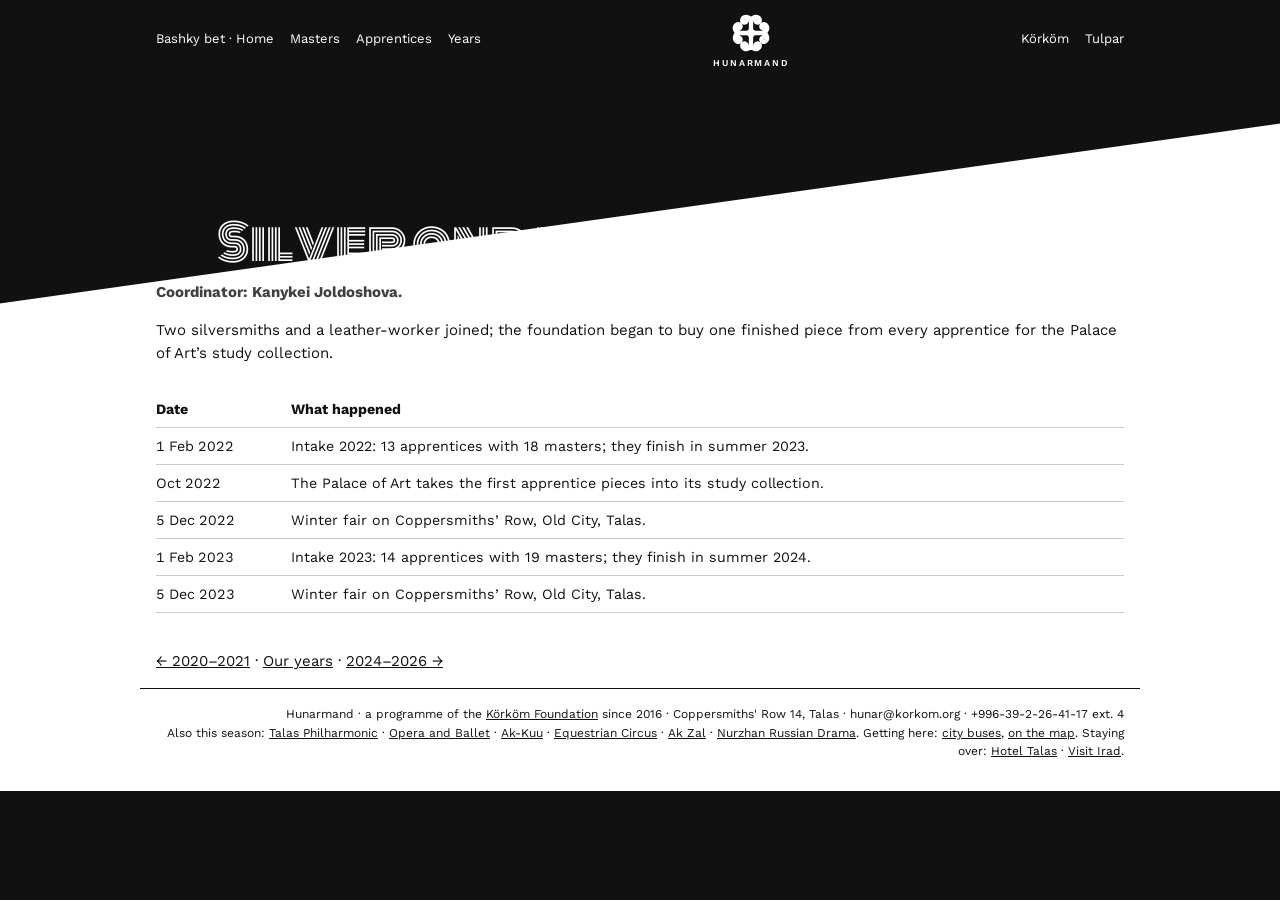
<file: years-2022-2023.html>
<!DOCTYPE html>
<html lang="en">
<head>
<meta charset="utf-8">
<meta name="viewport" content="width=device-width, initial-scale=1">
<title>Silver and leather, 2022–2023 - Hunarmand</title>
<meta name="description" content="Hunarmand: Silver and leather, 2022–2023.">
<link rel="canonical" href="https://hunar.korkom.org/years-2022-2023.html">
<meta property="og:type" content="website">
<meta property="og:title" content="Silver and leather, 2022–2023 - Hunarmand">
<meta property="og:description" content="Hunarmand: Silver and leather, 2022–2023.">
<meta property="og:url" content="https://hunar.korkom.org/years-2022-2023.html">
<meta property="og:image" content="https://hunar.korkom.org/img/og-image.jpg">
<meta name="twitter:card" content="summary_large_image">
<link rel="icon" href="favicon.svg" type="image/svg+xml">
<link rel="preconnect" href="https://fonts.googleapis.com">
<link href="https://fonts.googleapis.com/css2?family=Monoton&family=Work+Sans:wght@400;600&display=swap" rel="stylesheet">
<link rel="stylesheet" href="css/site.css">
</head>
<body>
<header><div class="w"><nav><a href="index.html">Bashky bet · Home</a><a href="masters.html">Masters</a><a href="apprentices.html">Apprentices</a><a href="archive.html">Years</a></nav><a class="mark" href="index.html"><svg xmlns="http://www.w3.org/2000/svg" viewBox="0 0 64 64" width="46" height="46"><rect width="64" height="64" fill="transparent"/><g transform="rotate(0 32 32)"><path d="M32 26 V17 C32 9 22 7 20 13 C18.5 18 25 19 25.5 15.5 M32 17 C32 9 42 7 44 13 C45.5 18 39 19 38.5 15.5" fill="none" stroke="#fff" stroke-width="6" stroke-linecap="round"/><path d="M32 26 V17 C32 9 22 7 20 13 C18.5 18 25 19 25.5 15.5 M32 17 C32 9 42 7 44 13 C45.5 18 39 19 38.5 15.5" fill="none" stroke="transparent" stroke-width="3.2" stroke-linecap="round"/><path d="M32 26 V17 C32 9 22 7 20 13 C18.5 18 25 19 25.5 15.5 M32 17 C32 9 42 7 44 13 C45.5 18 39 19 38.5 15.5" fill="none" stroke="#fff" stroke-width="1.1" stroke-linecap="round"/></g><g transform="rotate(90 32 32)"><path d="M32 26 V17 C32 9 22 7 20 13 C18.5 18 25 19 25.5 15.5 M32 17 C32 9 42 7 44 13 C45.5 18 39 19 38.5 15.5" fill="none" stroke="#fff" stroke-width="6" stroke-linecap="round"/><path d="M32 26 V17 C32 9 22 7 20 13 C18.5 18 25 19 25.5 15.5 M32 17 C32 9 42 7 44 13 C45.5 18 39 19 38.5 15.5" fill="none" stroke="transparent" stroke-width="3.2" stroke-linecap="round"/><path d="M32 26 V17 C32 9 22 7 20 13 C18.5 18 25 19 25.5 15.5 M32 17 C32 9 42 7 44 13 C45.5 18 39 19 38.5 15.5" fill="none" stroke="#fff" stroke-width="1.1" stroke-linecap="round"/></g><g transform="rotate(180 32 32)"><path d="M32 26 V17 C32 9 22 7 20 13 C18.5 18 25 19 25.5 15.5 M32 17 C32 9 42 7 44 13 C45.5 18 39 19 38.5 15.5" fill="none" stroke="#fff" stroke-width="6" stroke-linecap="round"/><path d="M32 26 V17 C32 9 22 7 20 13 C18.5 18 25 19 25.5 15.5 M32 17 C32 9 42 7 44 13 C45.5 18 39 19 38.5 15.5" fill="none" stroke="transparent" stroke-width="3.2" stroke-linecap="round"/><path d="M32 26 V17 C32 9 22 7 20 13 C18.5 18 25 19 25.5 15.5 M32 17 C32 9 42 7 44 13 C45.5 18 39 19 38.5 15.5" fill="none" stroke="#fff" stroke-width="1.1" stroke-linecap="round"/></g><g transform="rotate(270 32 32)"><path d="M32 26 V17 C32 9 22 7 20 13 C18.5 18 25 19 25.5 15.5 M32 17 C32 9 42 7 44 13 C45.5 18 39 19 38.5 15.5" fill="none" stroke="#fff" stroke-width="6" stroke-linecap="round"/><path d="M32 26 V17 C32 9 22 7 20 13 C18.5 18 25 19 25.5 15.5 M32 17 C32 9 42 7 44 13 C45.5 18 39 19 38.5 15.5" fill="none" stroke="transparent" stroke-width="3.2" stroke-linecap="round"/><path d="M32 26 V17 C32 9 22 7 20 13 C18.5 18 25 19 25.5 15.5 M32 17 C32 9 42 7 44 13 C45.5 18 39 19 38.5 15.5" fill="none" stroke="#fff" stroke-width="1.1" stroke-linecap="round"/></g><rect x="26" y="26" width="12" height="12" fill="#fff" transform="rotate(45 32 32)"/><rect x="29.5" y="29.5" width="5" height="5" fill="transparent" transform="rotate(45 32 32)"/></svg>Hunarmand</a><nav><a href="https://korkom.org/">Körköm</a><a href="https://tulparapp.com/app/#sub=korkom">Tulpar</a></nav></div></header>
<main class="w"><style>.dp table{width:100%;border-collapse:collapse;margin:10px 0 22px;font-size:.95em}.dp th,.dp td{text-align:left;vertical-align:top;padding:7px 10px 7px 0;border-bottom:1px solid color-mix(in srgb,currentColor 22%,transparent)}.dp td.d{white-space:nowrap;width:9.5em;font-variant-numeric:tabular-nums}.dp .era{margin:0 0 6px;opacity:.8}.dp ul.idx{list-style:none;padding:0;margin:10px 0 24px}.dp ul.idx li{padding:9px 0;border-bottom:1px solid color-mix(in srgb,currentColor 22%,transparent)}.dp .scroll{overflow-x:auto}.dp blockquote{margin:6px 0 4px;padding-left:14px;border-left:3px solid currentColor;font-style:italic}.dp .src{font-size:.88em;opacity:.8;margin:0 0 18px}</style><div class="dp"><h1 style="font-size:clamp(26px,4.4vw,48px);margin-top:clamp(70px,11vw,150px)">Silver and leather, 2022–2023</h1><p class="era"><b>Coordinator: Kanykei Joldoshova.</b></p><p>Two silversmiths and a leather-worker joined; the foundation began to buy one finished piece from every apprentice for the Palace of Art’s study collection.</p><div class="scroll"><table><thead><tr><th>Date</th><th>What happened</th></tr></thead><tbody><tr><td class="d">1 Feb 2022</td><td>Intake 2022: 13 apprentices with 18 masters; they finish in summer 2023.</td></tr><tr><td class="d">Oct 2022</td><td>The Palace of Art takes the first apprentice pieces into its study collection.</td></tr><tr><td class="d">5 Dec 2022</td><td>Winter fair on Coppersmiths’ Row, Old City, Talas.</td></tr><tr><td class="d">1 Feb 2023</td><td>Intake 2023: 14 apprentices with 19 masters; they finish in summer 2024.</td></tr><tr><td class="d">5 Dec 2023</td><td>Winter fair on Coppersmiths’ Row, Old City, Talas.</td></tr></tbody></table></div><p><a href="years-2020-2021.html">← 2020–2021</a> · <a href="archive.html">Our years</a> · <a href="years-2024-2026.html">2024–2026 →</a></p></div></main>
<footer class="w">Hunarmand · a programme of the <a href="https://korkom.org/">Körköm Foundation</a> since 2016 · Coppersmiths' Row 14, Talas · hunar@korkom.org · +996-39-2-26-41-17 ext. 4<br>Also this season: <a href="https://philharmonic.korkom.org/">Talas Philharmonic</a> · <a href="https://talas-opera.korkom.org/afisha.html">Opera and Ballet</a> · <a href="https://akkuu.korkom.org/tours.html">Ak-Kuu</a> · <a href="https://circus.korkom.org/">Equestrian Circus</a> · <a href="https://akzal.korkom.org/">Ak Zal</a> · <a href="https://nurzhan-drama.korkom.org/afisha.html">Nurzhan Russian Drama</a>. Getting here: <a href="https://transport.talas.iradgov.org/stops.html">city buses</a>, <a href="https://maps.attelkom.net/?p=korkom-foundation-office">on the map</a>. Staying over: <a href="https://wwv.attelkom.net/users/hoteltalas/">Hotel Talas</a> · <a href="https://visitirad.com/">Visit Irad</a>.</footer>
<script></script>
</body>
</html>
</file>
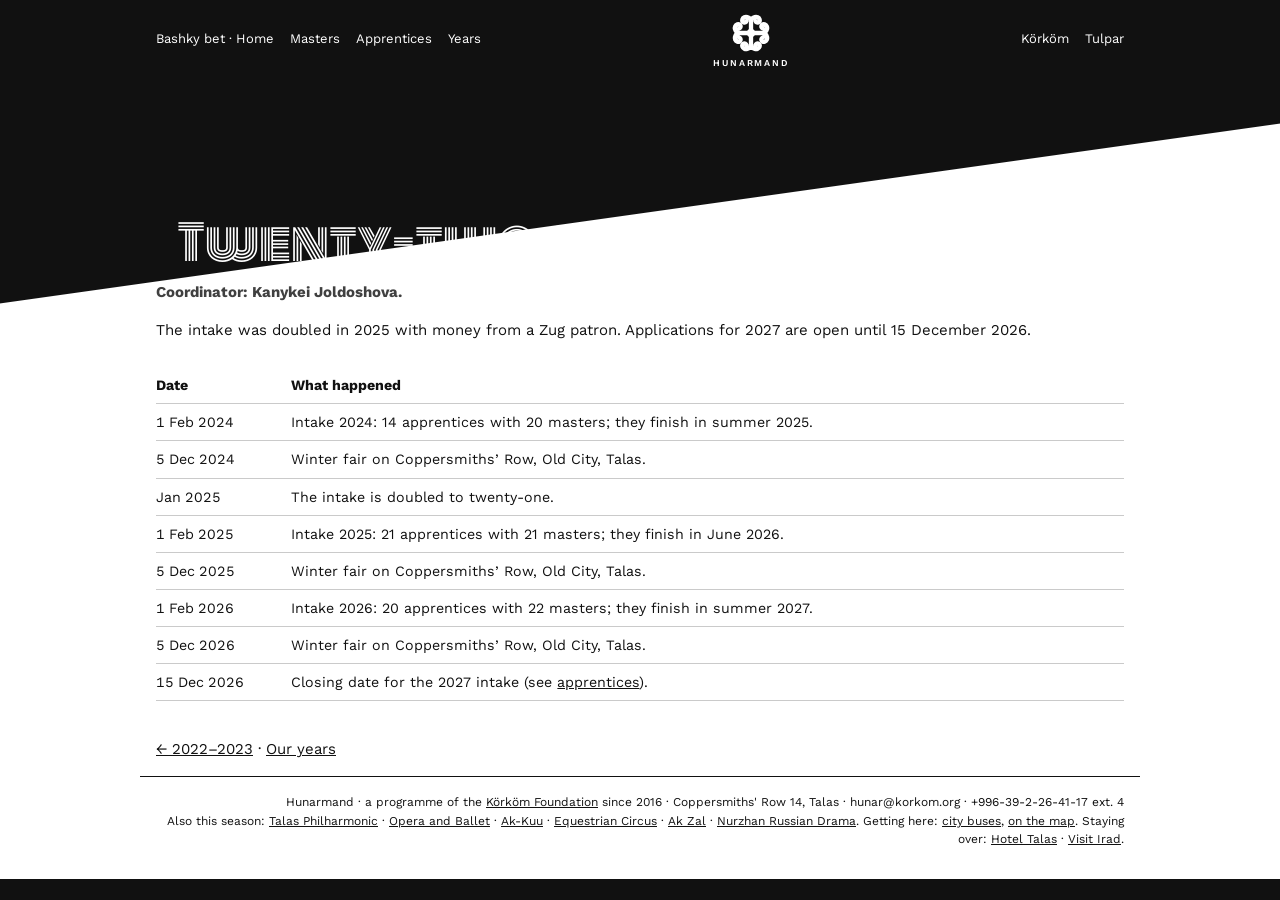
<file: years-2024-2026.html>
<!DOCTYPE html>
<html lang="en">
<head>
<meta charset="utf-8">
<meta name="viewport" content="width=device-width, initial-scale=1">
<title>Twenty-two masters, 2024–2026 - Hunarmand</title>
<meta name="description" content="Hunarmand: Twenty-two masters, 2024–2026.">
<link rel="canonical" href="https://hunar.korkom.org/years-2024-2026.html">
<meta property="og:type" content="website">
<meta property="og:title" content="Twenty-two masters, 2024–2026 - Hunarmand">
<meta property="og:description" content="Hunarmand: Twenty-two masters, 2024–2026.">
<meta property="og:url" content="https://hunar.korkom.org/years-2024-2026.html">
<meta property="og:image" content="https://hunar.korkom.org/img/og-image.jpg">
<meta name="twitter:card" content="summary_large_image">
<link rel="icon" href="favicon.svg" type="image/svg+xml">
<link rel="preconnect" href="https://fonts.googleapis.com">
<link href="https://fonts.googleapis.com/css2?family=Monoton&family=Work+Sans:wght@400;600&display=swap" rel="stylesheet">
<link rel="stylesheet" href="css/site.css">
</head>
<body>
<header><div class="w"><nav><a href="index.html">Bashky bet · Home</a><a href="masters.html">Masters</a><a href="apprentices.html">Apprentices</a><a href="archive.html">Years</a></nav><a class="mark" href="index.html"><svg xmlns="http://www.w3.org/2000/svg" viewBox="0 0 64 64" width="46" height="46"><rect width="64" height="64" fill="transparent"/><g transform="rotate(0 32 32)"><path d="M32 26 V17 C32 9 22 7 20 13 C18.5 18 25 19 25.5 15.5 M32 17 C32 9 42 7 44 13 C45.5 18 39 19 38.5 15.5" fill="none" stroke="#fff" stroke-width="6" stroke-linecap="round"/><path d="M32 26 V17 C32 9 22 7 20 13 C18.5 18 25 19 25.5 15.5 M32 17 C32 9 42 7 44 13 C45.5 18 39 19 38.5 15.5" fill="none" stroke="transparent" stroke-width="3.2" stroke-linecap="round"/><path d="M32 26 V17 C32 9 22 7 20 13 C18.5 18 25 19 25.5 15.5 M32 17 C32 9 42 7 44 13 C45.5 18 39 19 38.5 15.5" fill="none" stroke="#fff" stroke-width="1.1" stroke-linecap="round"/></g><g transform="rotate(90 32 32)"><path d="M32 26 V17 C32 9 22 7 20 13 C18.5 18 25 19 25.5 15.5 M32 17 C32 9 42 7 44 13 C45.5 18 39 19 38.5 15.5" fill="none" stroke="#fff" stroke-width="6" stroke-linecap="round"/><path d="M32 26 V17 C32 9 22 7 20 13 C18.5 18 25 19 25.5 15.5 M32 17 C32 9 42 7 44 13 C45.5 18 39 19 38.5 15.5" fill="none" stroke="transparent" stroke-width="3.2" stroke-linecap="round"/><path d="M32 26 V17 C32 9 22 7 20 13 C18.5 18 25 19 25.5 15.5 M32 17 C32 9 42 7 44 13 C45.5 18 39 19 38.5 15.5" fill="none" stroke="#fff" stroke-width="1.1" stroke-linecap="round"/></g><g transform="rotate(180 32 32)"><path d="M32 26 V17 C32 9 22 7 20 13 C18.5 18 25 19 25.5 15.5 M32 17 C32 9 42 7 44 13 C45.5 18 39 19 38.5 15.5" fill="none" stroke="#fff" stroke-width="6" stroke-linecap="round"/><path d="M32 26 V17 C32 9 22 7 20 13 C18.5 18 25 19 25.5 15.5 M32 17 C32 9 42 7 44 13 C45.5 18 39 19 38.5 15.5" fill="none" stroke="transparent" stroke-width="3.2" stroke-linecap="round"/><path d="M32 26 V17 C32 9 22 7 20 13 C18.5 18 25 19 25.5 15.5 M32 17 C32 9 42 7 44 13 C45.5 18 39 19 38.5 15.5" fill="none" stroke="#fff" stroke-width="1.1" stroke-linecap="round"/></g><g transform="rotate(270 32 32)"><path d="M32 26 V17 C32 9 22 7 20 13 C18.5 18 25 19 25.5 15.5 M32 17 C32 9 42 7 44 13 C45.5 18 39 19 38.5 15.5" fill="none" stroke="#fff" stroke-width="6" stroke-linecap="round"/><path d="M32 26 V17 C32 9 22 7 20 13 C18.5 18 25 19 25.5 15.5 M32 17 C32 9 42 7 44 13 C45.5 18 39 19 38.5 15.5" fill="none" stroke="transparent" stroke-width="3.2" stroke-linecap="round"/><path d="M32 26 V17 C32 9 22 7 20 13 C18.5 18 25 19 25.5 15.5 M32 17 C32 9 42 7 44 13 C45.5 18 39 19 38.5 15.5" fill="none" stroke="#fff" stroke-width="1.1" stroke-linecap="round"/></g><rect x="26" y="26" width="12" height="12" fill="#fff" transform="rotate(45 32 32)"/><rect x="29.5" y="29.5" width="5" height="5" fill="transparent" transform="rotate(45 32 32)"/></svg>Hunarmand</a><nav><a href="https://korkom.org/">Körköm</a><a href="https://tulparapp.com/app/#sub=korkom">Tulpar</a></nav></div></header>
<main class="w"><style>.dp table{width:100%;border-collapse:collapse;margin:10px 0 22px;font-size:.95em}.dp th,.dp td{text-align:left;vertical-align:top;padding:7px 10px 7px 0;border-bottom:1px solid color-mix(in srgb,currentColor 22%,transparent)}.dp td.d{white-space:nowrap;width:9.5em;font-variant-numeric:tabular-nums}.dp .era{margin:0 0 6px;opacity:.8}.dp ul.idx{list-style:none;padding:0;margin:10px 0 24px}.dp ul.idx li{padding:9px 0;border-bottom:1px solid color-mix(in srgb,currentColor 22%,transparent)}.dp .scroll{overflow-x:auto}.dp blockquote{margin:6px 0 4px;padding-left:14px;border-left:3px solid currentColor;font-style:italic}.dp .src{font-size:.88em;opacity:.8;margin:0 0 18px}</style><div class="dp"><h1 style="font-size:clamp(26px,4.4vw,48px);margin-top:clamp(70px,11vw,150px)">Twenty-two masters, 2024–2026</h1><p class="era"><b>Coordinator: Kanykei Joldoshova.</b></p><p>The intake was doubled in 2025 with money from a Zug patron. Applications for 2027 are open until 15 December 2026.</p><div class="scroll"><table><thead><tr><th>Date</th><th>What happened</th></tr></thead><tbody><tr><td class="d">1 Feb 2024</td><td>Intake 2024: 14 apprentices with 20 masters; they finish in summer 2025.</td></tr><tr><td class="d">5 Dec 2024</td><td>Winter fair on Coppersmiths’ Row, Old City, Talas.</td></tr><tr><td class="d">Jan 2025</td><td>The intake is doubled to twenty-one.</td></tr><tr><td class="d">1 Feb 2025</td><td>Intake 2025: 21 apprentices with 21 masters; they finish in June 2026.</td></tr><tr><td class="d">5 Dec 2025</td><td>Winter fair on Coppersmiths’ Row, Old City, Talas.</td></tr><tr><td class="d">1 Feb 2026</td><td>Intake 2026: 20 apprentices with 22 masters; they finish in summer 2027.</td></tr><tr><td class="d">5 Dec 2026</td><td>Winter fair on Coppersmiths’ Row, Old City, Talas.</td></tr><tr><td class="d">15 Dec 2026</td><td>Closing date for the 2027 intake (see <a href="apprentices.html">apprentices</a>).</td></tr></tbody></table></div><p><a href="years-2022-2023.html">← 2022–2023</a> · <a href="archive.html">Our years</a></p></div></main>
<footer class="w">Hunarmand · a programme of the <a href="https://korkom.org/">Körköm Foundation</a> since 2016 · Coppersmiths' Row 14, Talas · hunar@korkom.org · +996-39-2-26-41-17 ext. 4<br>Also this season: <a href="https://philharmonic.korkom.org/">Talas Philharmonic</a> · <a href="https://talas-opera.korkom.org/afisha.html">Opera and Ballet</a> · <a href="https://akkuu.korkom.org/tours.html">Ak-Kuu</a> · <a href="https://circus.korkom.org/">Equestrian Circus</a> · <a href="https://akzal.korkom.org/">Ak Zal</a> · <a href="https://nurzhan-drama.korkom.org/afisha.html">Nurzhan Russian Drama</a>. Getting here: <a href="https://transport.talas.iradgov.org/stops.html">city buses</a>, <a href="https://maps.attelkom.net/?p=korkom-foundation-office">on the map</a>. Staying over: <a href="https://wwv.attelkom.net/users/hoteltalas/">Hotel Talas</a> · <a href="https://visitirad.com/">Visit Irad</a>.</footer>
<script></script>
</body>
</html>
</file>
<file: css/site.css>
:root{--black:#111;--white:#fff;--grey:#ececec;--felt:#b3261e;
--disp:'Monoton',Impact,sans-serif;--body:'Work Sans',Arial,sans-serif}
*{box-sizing:border-box}
body{margin:0;color:var(--black);font:15px/1.55 var(--body);background:linear-gradient(172deg,var(--black) 0 300px,var(--white) 301px)}
a{color:var(--black)}
a:focus-visible{outline:2px solid var(--felt);outline-offset:2px}
.w{max-width:1000px;margin:0 auto;padding-left:max(16px,env(safe-area-inset-left,0px));padding-right:max(16px,env(safe-area-inset-right,0px))}
header .w{display:flex;justify-content:space-between;align-items:center;padding-block:10px;color:#fff;gap:10px;flex-wrap:wrap}
header nav{display:flex;gap:16px;font-size:13px}
header nav a{color:#fff;text-decoration:none}
header nav a.on{text-decoration:underline}
.mark{display:flex;flex-direction:column;align-items:center;color:#fff;text-decoration:none;font:600 9px var(--body);letter-spacing:.2em;text-transform:uppercase;gap:2px}
.twin{display:grid;grid-template-columns:minmax(0,1fr) minmax(0,1fr);gap:24px;margin-top:24px}
@media (max-width:760px){.twin{grid-template-columns:1fr}}
.panel{background:var(--white);padding:0 0 24px;text-align:center}
.panel img.hero{width:100%;display:block;aspect-ratio:4/3;object-fit:cover}
.panel small{display:block;font-size:11px;letter-spacing:.14em;text-transform:uppercase;margin-top:18px}
.title{font:400 clamp(34px,6vw,54px)/1 var(--disp);letter-spacing:.02em;margin:8px 0 10px}
.btns{display:flex;flex-wrap:wrap;justify-content:center;gap:10px;margin-top:14px}
.btns a{border:1px solid var(--black);padding:6px 12px;font-size:12px;text-decoration:none;box-shadow:3px 3px 0 var(--black);background:#fff}
.btns a.red{box-shadow:3px 3px 0 var(--felt)}
.side{background:var(--grey);transform:rotate(-2deg);padding:26px 22px;display:grid;gap:26px;align-content:start}
.side .it{display:grid;grid-template-columns:110px minmax(0,1fr);gap:16px;align-items:center;transform:rotate(2deg)}
.side .it:nth-child(even){grid-template-columns:minmax(0,1fr) 110px;text-align:right}
.side .it:nth-child(even) .c{order:2}
.c{width:110px;height:110px;border-radius:50%;background:#333 center/cover;border:3px solid var(--black)}
.side small{font-size:10px;letter-spacing:.12em;text-transform:uppercase}
.side h3{font:400 22px/1 var(--disp);margin:4px 0}
.side a{font-size:12px}
h1{font:400 clamp(38px,7vw,70px)/1 var(--disp);margin:30px 0 14px;color:#fff;text-align:center}
.lead{max-width:640px;margin:0 auto 26px;text-align:center;color:#fff}
.filter{display:flex;flex-wrap:wrap;gap:8px;justify-content:center;margin-bottom:26px}
.filter button{font:12px var(--body);padding:5px 12px;border:1px solid var(--black);background:#fff;box-shadow:3px 3px 0 var(--black);cursor:pointer;color:var(--black)}
.filter button.on{box-shadow:3px 3px 0 var(--felt);background:var(--black);color:#fff}
.masters{display:grid;grid-template-columns:repeat(auto-fill,minmax(210px,1fr));gap:34px 22px;text-align:center}
.masters .c{width:150px;height:150px;margin:0 auto 10px}
.masters .c.none{background:repeating-linear-gradient(90deg,var(--black) 0 6px,#fff 6px 12px)}
.masters small{font-size:11px;letter-spacing:.12em;text-transform:uppercase;color:var(--felt)}
.masters h3{font:600 17px/1.2 var(--body);margin:4px 0}
.masters p{font-size:13px;margin:0}
.steps{display:grid;grid-template-columns:repeat(auto-fit,minmax(210px,1fr));gap:22px;margin-top:10px}
.steps div{background:#fff;border:1px solid var(--black);box-shadow:5px 5px 0 var(--black);padding:16px}
.steps b{font:400 40px/1 var(--disp);color:var(--felt)}
footer{margin-top:60px;border-top:1px solid var(--black);padding-block:16px 30px;font-size:12px;text-align:right}
</file>
